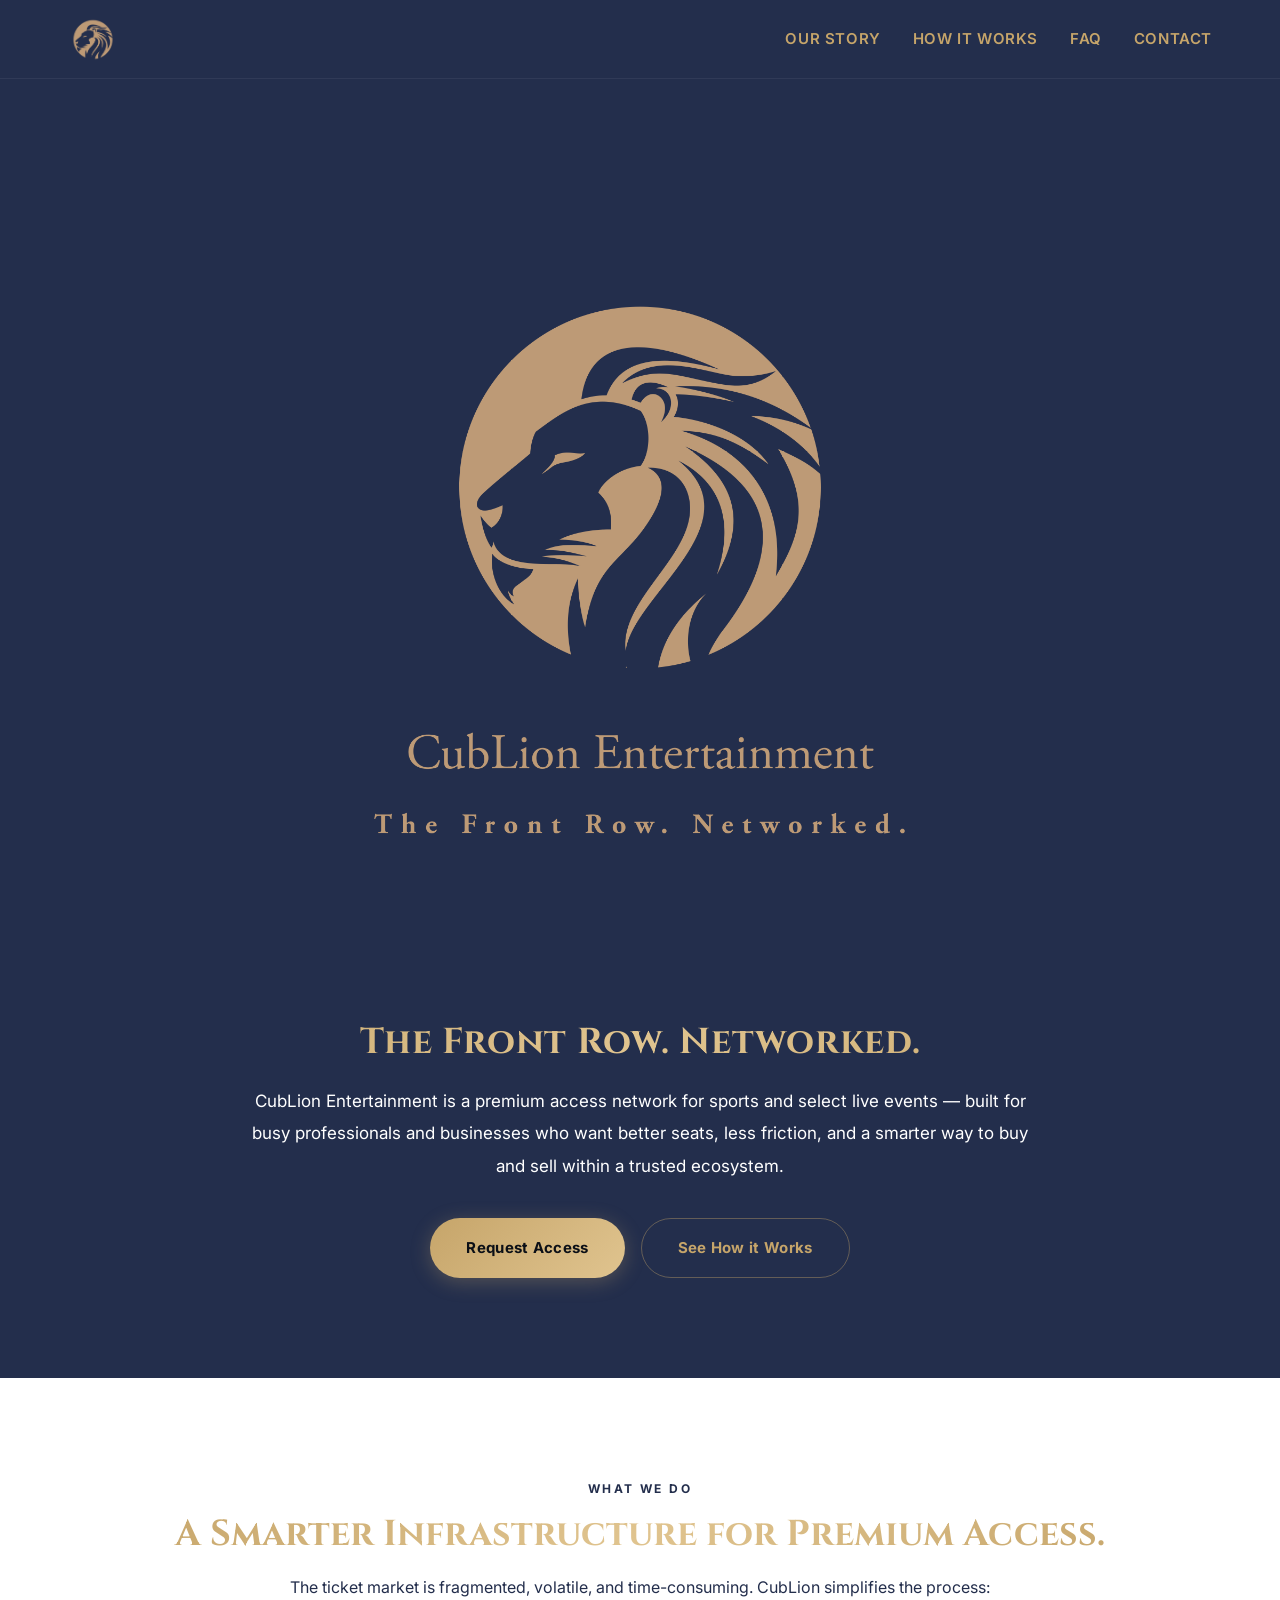
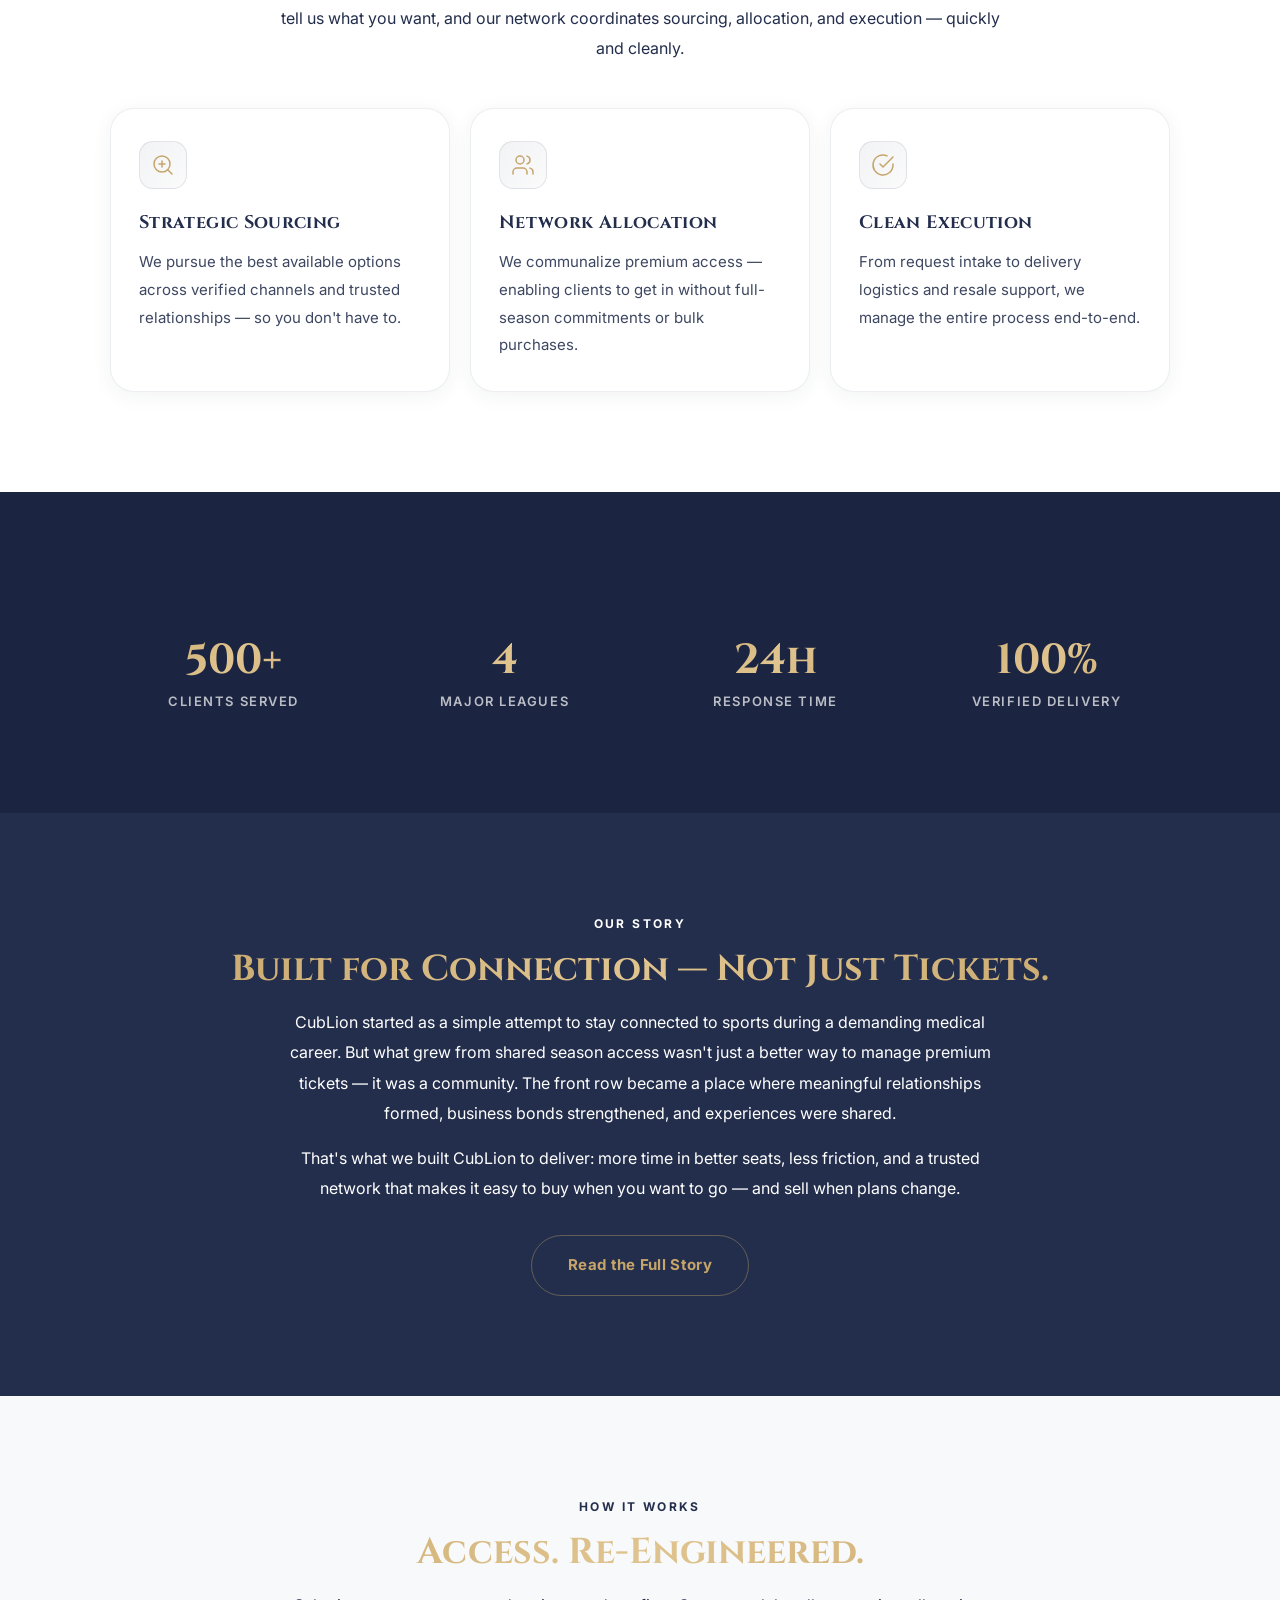
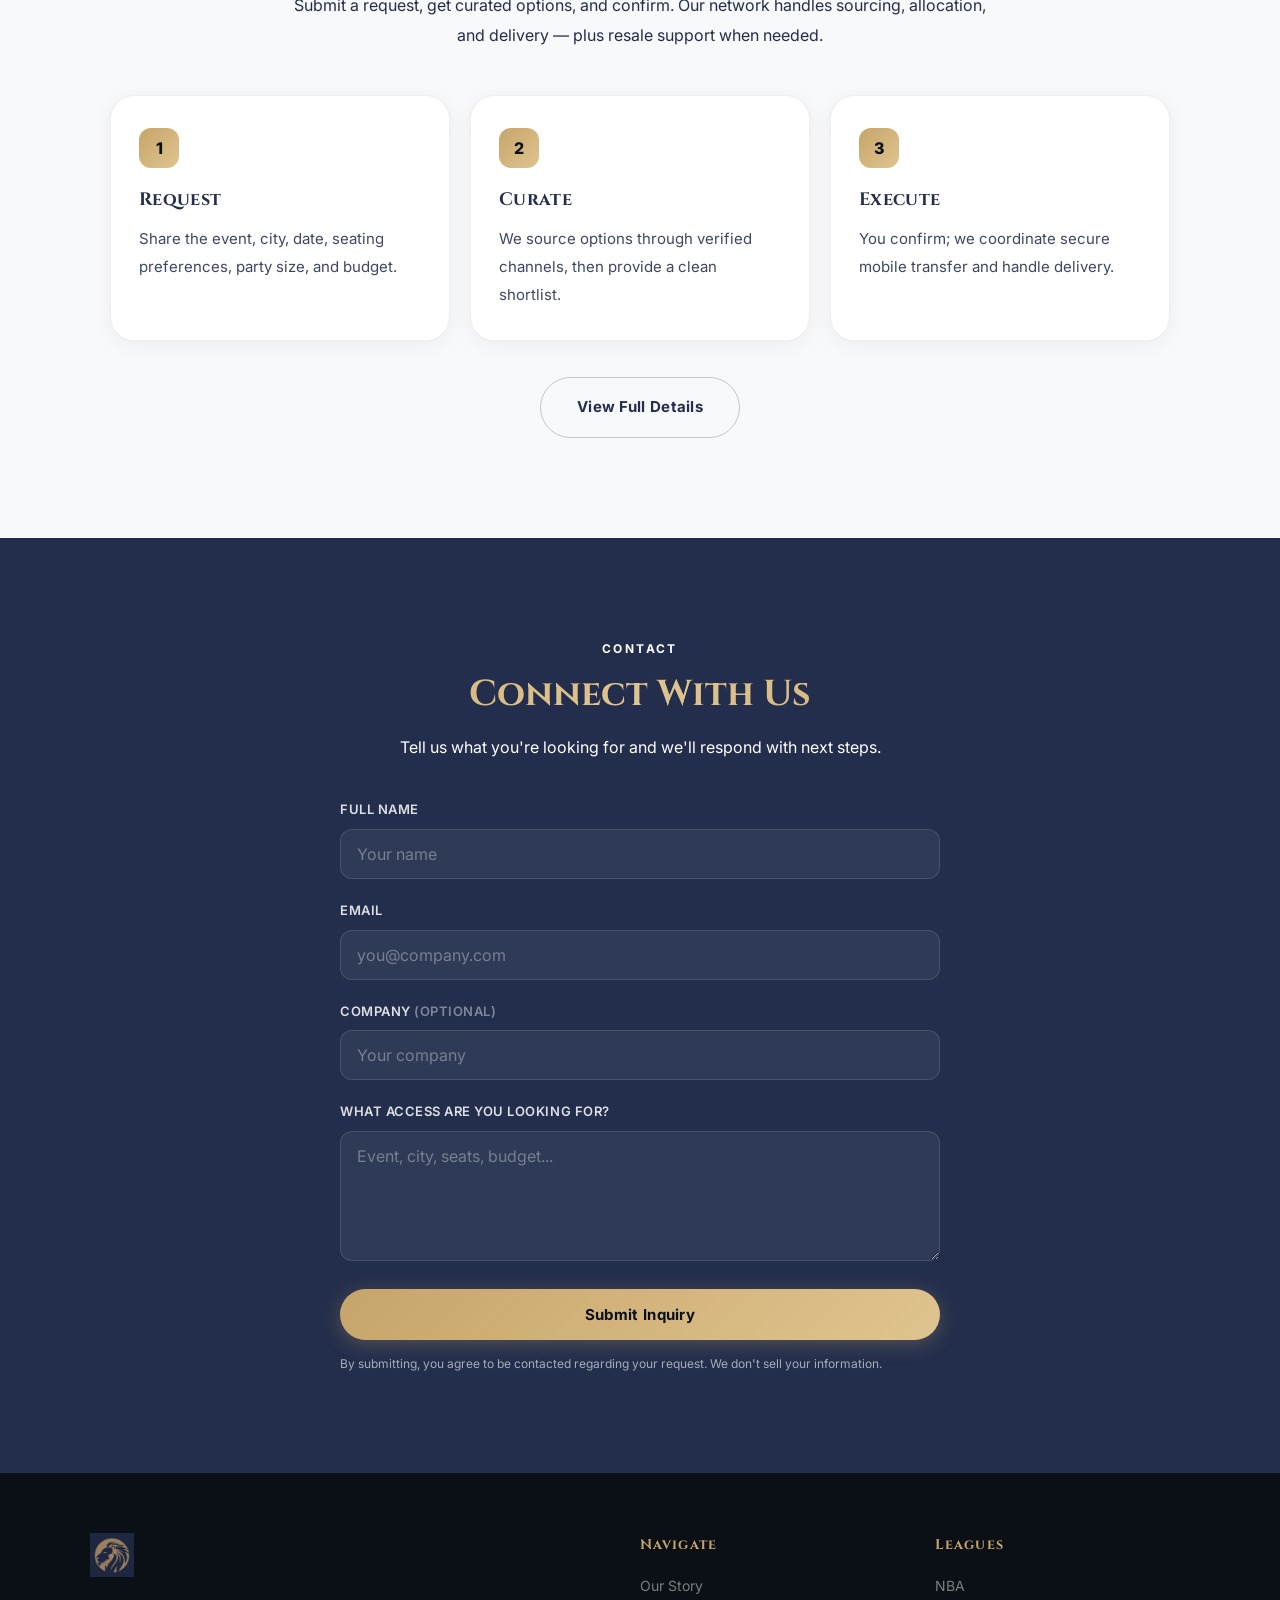
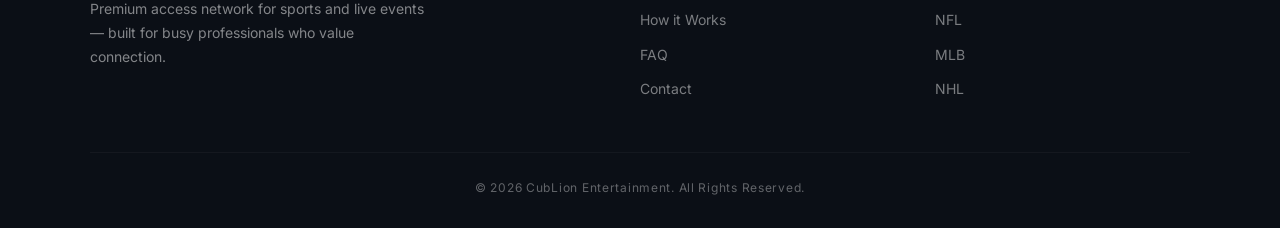
<file: index.html>
<!DOCTYPE html>
<html lang="en">
<head>
<meta charset="UTF-8" />
<meta name="viewport" content="width=device-width, initial-scale=1.0" />
<title>CubLion Entertainment — Premium Access Network for Sports &amp; Live Events</title>
<meta name="description" content="CubLion Entertainment is a premium access network for sports and live events, built for busy professionals. Better seats, less friction, trusted ecosystem.">
<meta property="og:title" content="CubLion Entertainment — The Front Row. Networked.">
<meta property="og:description" content="Premium access network for sports and live events. Better seats, less friction, trusted ecosystem.">
<meta property="og:type" content="website">
<meta property="og:url" content="https://cublionlive.com">
<meta name="twitter:card" content="summary_large_image">

<link rel="preconnect" href="https://fonts.googleapis.com">
<link rel="preconnect" href="https://fonts.gstatic.com" crossorigin>
<link href="https://fonts.googleapis.com/css2?family=Cinzel:wght@400;600;700&family=Inter:wght@300;400;600;700&display=swap" rel="stylesheet">
<link rel="stylesheet" href="styles.css">
</head>

<body>

<a href="#main" class="skip-nav">Skip to content</a>

<!-- NAV -->
<nav>
  <div class="nav-backdrop">
    <div class="nav-inner">
      <a href="index.html" aria-label="CubLion Home">
        <img src="lion.png" class="nav-insignia" alt="CubLion">
      </a>

      <div class="nav-links" role="navigation" aria-label="Main navigation">
        <a href="our-story.html">Our Story</a>
        <a href="how-it-works.html">How it Works</a>
        <a href="faq.html">FAQ</a>
        <a href="contact.html">Contact</a>
      </div>

      <button class="hamburger" aria-label="Toggle menu" aria-expanded="false">
        <span></span><span></span><span></span>
      </button>
    </div>
  </div>
</nav>

<div class="mobile-nav" role="navigation" aria-label="Mobile navigation">
  <button class="mobile-nav-close" type="button" aria-label="Close menu">&times;</button>
  <a href="our-story.html">Our Story</a>
  <a href="how-it-works.html">How it Works</a>
  <a href="faq.html">FAQ</a>
  <a href="contact.html">Contact</a>
</div>

<!-- HERO -->
<header class="hero" id="main">
  <img src="logo.png" class="hero-logo" alt="CubLion Entertainment">
  <h1 class="gold">The Front Row. Networked.</h1>
  <p class="subhead">
    CubLion Entertainment is a premium access network for sports and select live events — built for busy professionals and businesses
    who want better seats, less friction, and a smarter way to buy and sell within a trusted ecosystem.
  </p>
  <div class="cta-row">
    <a href="contact.html" class="btn btn-primary">Request Access</a>
    <a href="how-it-works.html" class="btn btn-ghost">See How it Works</a>
  </div>
</header>

<!-- WHAT WE DO -->
<section class="section section--white">
  <div class="container">
    <div class="kicker reveal">What we do</div>
    <h2 class="gold reveal">A Smarter Infrastructure for Premium Access.</h2>
    <p class="section-desc reveal">
      The ticket market is fragmented, volatile, and time-consuming. CubLion simplifies the process: tell us what you want,
      and our network coordinates sourcing, allocation, and execution — quickly and cleanly.
    </p>

    <div class="grid grid-3">
      <div class="card reveal reveal-delay-1">
        <div class="card-icon">
          <svg width="24" height="24" viewBox="0 0 24 24" fill="none" stroke="currentColor" stroke-width="1.5" stroke-linecap="round" stroke-linejoin="round" style="color:var(--gold)"><circle cx="11" cy="11" r="8"/><path d="m21 21-4.3-4.3"/><path d="M11 8v6"/><path d="M8 11h6"/></svg>
        </div>
        <h3>Strategic Sourcing</h3>
        <p>We pursue the best available options across verified channels and trusted relationships — so you don't have to.</p>
      </div>
      <div class="card reveal reveal-delay-2">
        <div class="card-icon">
          <svg width="24" height="24" viewBox="0 0 24 24" fill="none" stroke="currentColor" stroke-width="1.5" stroke-linecap="round" stroke-linejoin="round" style="color:var(--gold)"><path d="M16 21v-2a4 4 0 0 0-4-4H6a4 4 0 0 0-4 4v2"/><circle cx="9" cy="7" r="4"/><path d="M22 21v-2a4 4 0 0 0-3-3.87"/><path d="M16 3.13a4 4 0 0 1 0 7.75"/></svg>
        </div>
        <h3>Network Allocation</h3>
        <p>We communalize premium access — enabling clients to get in without full-season commitments or bulk purchases.</p>
      </div>
      <div class="card reveal reveal-delay-3">
        <div class="card-icon">
          <svg width="24" height="24" viewBox="0 0 24 24" fill="none" stroke="currentColor" stroke-width="1.5" stroke-linecap="round" stroke-linejoin="round" style="color:var(--gold)"><path d="M22 11.08V12a10 10 0 1 1-5.93-9.14"/><polyline points="22 4 12 14.01 9 11.01"/></svg>
        </div>
        <h3>Clean Execution</h3>
        <p>From request intake to delivery logistics and resale support, we manage the entire process end-to-end.</p>
      </div>
    </div>
  </div>
</section>

<!-- STATS -->
<section class="section section--darker">
  <div class="container">
    <div class="stats-row">
      <div class="stat reveal">
        <div class="stat-number gold">500+</div>
        <div class="stat-label">Clients Served</div>
      </div>
      <div class="stat reveal reveal-delay-1">
        <div class="stat-number gold">4</div>
        <div class="stat-label">Major Leagues</div>
      </div>
      <div class="stat reveal reveal-delay-2">
        <div class="stat-number gold">24h</div>
        <div class="stat-label">Response Time</div>
      </div>
      <div class="stat reveal reveal-delay-3">
        <div class="stat-number gold">100%</div>
        <div class="stat-label">Verified Delivery</div>
      </div>
    </div>
  </div>
</section>

<!-- OUR STORY PREVIEW -->
<section class="section section--dark">
  <div class="container">
    <div class="kicker reveal">Our story</div>
    <h2 class="gold reveal">Built for Connection — Not Just Tickets.</h2>
    <p class="section-desc reveal">
      CubLion started as a simple attempt to stay connected to sports during a demanding medical career.
      But what grew from shared season access wasn't just a better way to manage premium tickets — it was a community.
      The front row became a place where meaningful relationships formed, business bonds strengthened, and experiences were shared.
    </p>
    <p class="section-desc reveal" style="margin-top:14px;">
      That's what we built CubLion to deliver: more time in better seats, less friction, and a trusted network that makes it easy to buy
      when you want to go — and sell when plans change.
    </p>
    <div class="reveal" style="margin-top:32px;">
      <a class="btn btn-ghost" href="our-story.html">Read the Full Story</a>
    </div>
  </div>
</section>

<!-- HOW IT WORKS PREVIEW -->
<section class="section section--gray">
  <div class="container">
    <div class="kicker reveal">How it works</div>
    <h2 class="gold reveal">Access. Re-Engineered.</h2>
    <p class="section-desc reveal">
      Submit a request, get curated options, and confirm. Our network handles sourcing, allocation, and delivery — plus resale support when needed.
    </p>

    <div class="grid grid-3">
      <div class="card reveal reveal-delay-1">
        <div class="step-num">1</div>
        <h3>Request</h3>
        <p>Share the event, city, date, seating preferences, party size, and budget.</p>
      </div>
      <div class="card reveal reveal-delay-2">
        <div class="step-num">2</div>
        <h3>Curate</h3>
        <p>We source options through verified channels, then provide a clean shortlist.</p>
      </div>
      <div class="card reveal reveal-delay-3">
        <div class="step-num">3</div>
        <h3>Execute</h3>
        <p>You confirm; we coordinate secure mobile transfer and handle delivery.</p>
      </div>
    </div>

    <div class="reveal" style="margin-top:36px;">
      <a class="btn btn-ghost" href="how-it-works.html" style="color:var(--navy); border-color:rgba(35,46,76,0.25);">View Full Details</a>
    </div>
  </div>
</section>

<!-- CONTACT PREVIEW -->
<section class="section section--dark">
  <div class="container">
    <div class="kicker reveal">Contact</div>
    <h2 class="gold reveal">Connect With Us</h2>
    <p class="section-desc reveal">Tell us what you're looking for and we'll respond with next steps.</p>

    <form class="form-wrap reveal" action="https://formspree.io/f/mreadqad" method="POST">
      <div class="form-group">
        <label for="name">Full name</label>
        <input class="field" id="name" name="name" type="text" placeholder="Your name" required />
      </div>
      <div class="form-group">
        <label for="email">Email</label>
        <input class="field" id="email" name="email" type="email" placeholder="you@company.com" required />
      </div>
      <div class="form-group">
        <label for="company">Company <span style="opacity:0.5">(optional)</span></label>
        <input class="field" id="company" name="company" type="text" placeholder="Your company" />
      </div>
      <div class="form-group">
        <label for="message">What access are you looking for?</label>
        <textarea class="field" id="message" name="message" rows="5" placeholder="Event, city, seats, budget..." required></textarea>
      </div>
      <button class="btn btn-primary" type="submit" style="width:100%; justify-content:center;">Submit Inquiry</button>
      <div class="form-note">By submitting, you agree to be contacted regarding your request. We don't sell your information.</div>
    </form>
  </div>
</section>

<!-- FOOTER -->
<footer>
  <div class="footer-inner">
    <div class="footer-brand">
      <img src="lion.png" class="footer-lion" alt="CubLion">
      <p>Premium access network for sports and live events — built for busy professionals who value connection.</p>
    </div>
    <div class="footer-col">
      <h4>Navigate</h4>
      <a href="our-story.html">Our Story</a>
      <a href="how-it-works.html">How it Works</a>
      <a href="faq.html">FAQ</a>
      <a href="contact.html">Contact</a>
    </div>
    <div class="footer-col">
      <h4>Leagues</h4>
      <a href="contact.html">NBA</a>
      <a href="contact.html">NFL</a>
      <a href="contact.html">MLB</a>
      <a href="contact.html">NHL</a>
    </div>
  </div>
  <div class="footer-bottom">
    &copy; 2026 CubLion Entertainment. All Rights Reserved.
  </div>
</footer>

<script>
// Hamburger menu
const hamburger = document.querySelector('.hamburger');
const mobileNav = document.querySelector('.mobile-nav');
const mobileNavClose = document.querySelector('.mobile-nav-close');

function openMobileNav() {
  hamburger.classList.add('open');
  mobileNav.classList.add('open');
  hamburger.setAttribute('aria-expanded', 'true');
  document.body.style.overflow = 'hidden';
}

function closeMobileNav() {
  hamburger.classList.remove('open');
  mobileNav.classList.remove('open');
  hamburger.setAttribute('aria-expanded', 'false');
  document.body.style.overflow = '';
}

hamburger.addEventListener('click', () => {
  if (mobileNav.classList.contains('open')) {
    closeMobileNav();
    return;
  }
  openMobileNav();
});

mobileNavClose.addEventListener('click', closeMobileNav);
mobileNav.querySelectorAll('a').forEach(link => {
  link.addEventListener('click', closeMobileNav);
});
document.addEventListener('keydown', (event) => {
  if (event.key === 'Escape' && mobileNav.classList.contains('open')) {
    closeMobileNav();
  }
});

// Nav scroll effect
const nav = document.querySelector('nav');
window.addEventListener('scroll', () => {
  nav.classList.toggle('scrolled', window.scrollY > 40);
}, { passive: true });

// Scroll-triggered reveal animations
const reveals = document.querySelectorAll('.reveal');
const observer = new IntersectionObserver((entries) => {
  entries.forEach(entry => {
    if (entry.isIntersecting) {
      entry.target.classList.add('visible');
      observer.unobserve(entry.target);
    }
  });
}, { threshold: 0.15, rootMargin: '0px 0px -40px 0px' });

reveals.forEach(el => observer.observe(el));
</script>

</body>
</html>
</file>
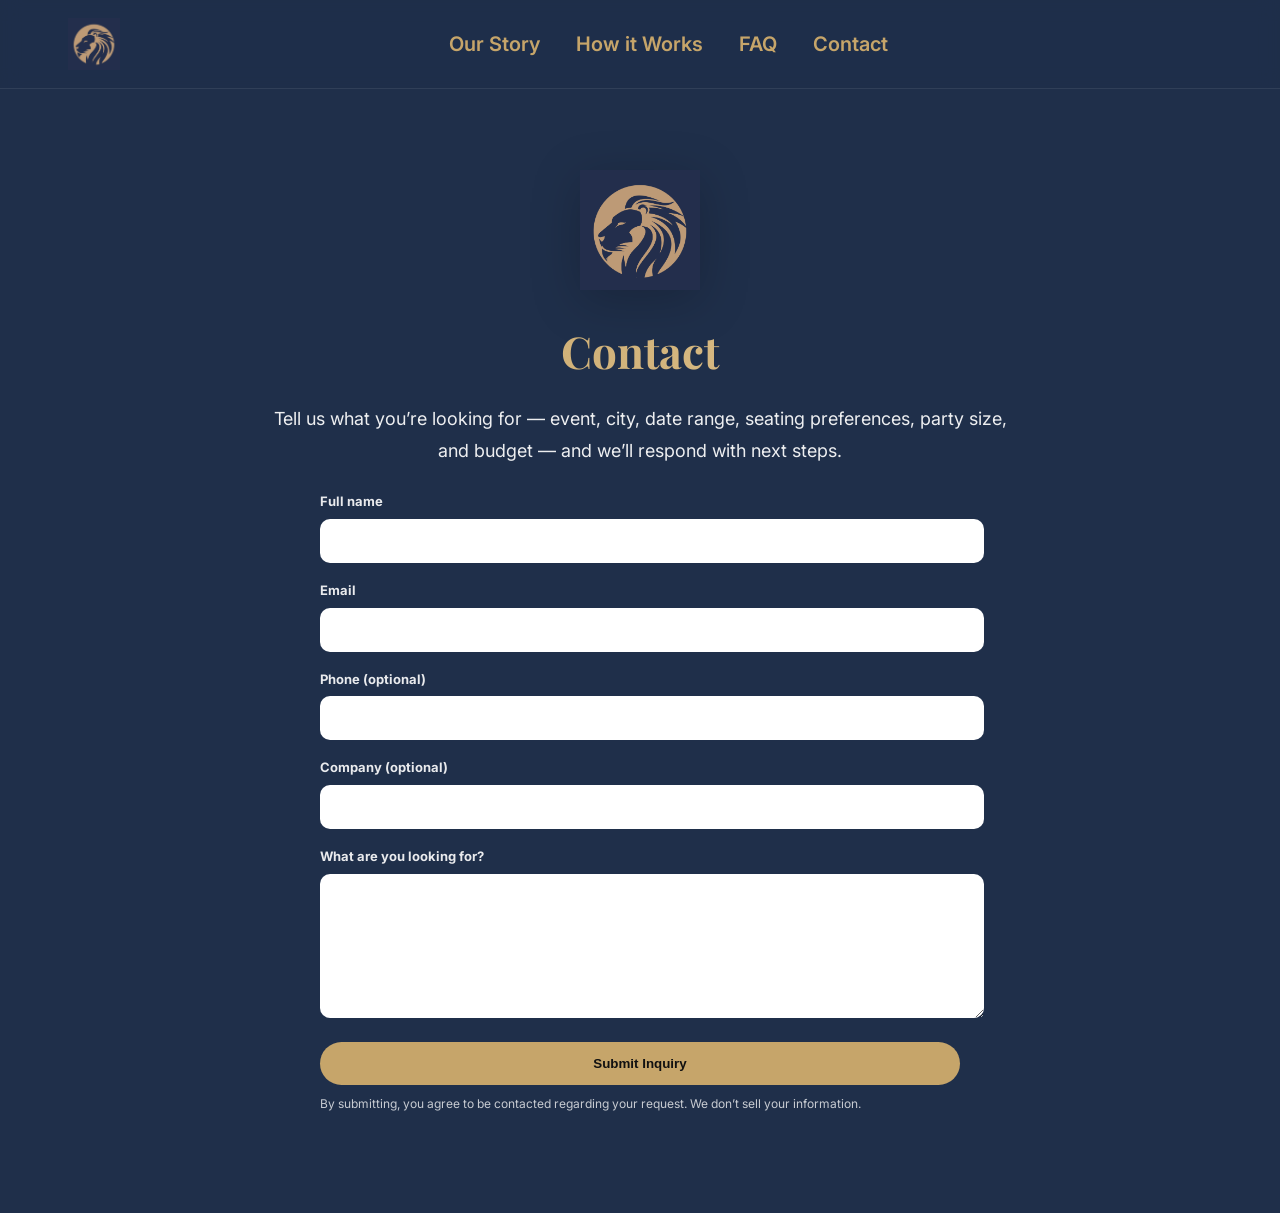
<file: Contact.html>
<!DOCTYPE html>
<html lang="en">
<head>
<meta charset="UTF-8" />
<meta name="viewport" content="width=device-width, initial-scale=1.0" />
<title>Contact | CubLion Entertainment</title>

<link href="https://fonts.googleapis.com/css2?family=Playfair+Display:wght@600;700&family=Inter:wght@300;400;600&display=swap" rel="stylesheet">

<style>
:root{
  --navy:#1F2F4A;
  --gold:#C6A56A;
  --black:#0B0F16;
  --white:#FFFFFF;
}
body{
  margin:0;
  font-family:'Inter', sans-serif;
  background: var(--navy);
  color: var(--white);
  line-height: 1.75;
}

/* NAV */
nav{
  position: fixed;
  top: 0;
  left: 0;
  width: 100%;
  background: rgba(31,47,74,0.95);
  backdrop-filter: blur(10px);
  border-bottom: 1px solid rgba(255,255,255,0.08);
  z-index: 1000;
  padding: 18px 28px;
}
.nav-inner{
  max-width: 1200px;
  margin: 0 auto;
  display: grid;
  grid-template-columns: 72px 1fr 72px;
  align-items: center;
}
.nav-insignia{
  height: 52px;
  width: auto;
  display:block;
  transition: transform .2s ease;
}
.nav-insignia:hover{ transform: scale(1.05); }

.nav-links{
  justify-self: center;
  display: flex;
  gap: 36px;
  align-items: center;
}
.nav-links a{
  color: var(--gold);
  text-decoration: none;
  font-weight: 600;
  font-size: 20px;
  transition: opacity .15s ease;
}
.nav-links a:hover{ opacity:.85; }

/* PAGE */
.container{
  max-width: 820px;
  margin: 0 auto;
  padding: 160px 20px 100px;
  text-align: center;
}
.center-lion{
  height: 120px;
  width: auto;
  margin: 10px auto 22px;
  display:block;
  filter: drop-shadow(0 10px 24px rgba(0,0,0,.20));
}
.gold{
  background: linear-gradient(90deg,#C6A56A,#E0C48F);
  -webkit-background-clip:text;
  -webkit-text-fill-color:transparent;
}
h1{
  font-family:'Playfair Display', serif;
  font-size: 44px;
  margin: 0 0 14px 0;
}
.lede{
  max-width: 760px;
  margin: 0 auto 24px;
  font-size: 18px;
  opacity: .92;
}

/* FORM */
.form-wrap{
  max-width: 640px;
  margin: 20px auto 0;
  text-align: left;
}
label{
  display:block;
  font-weight: 700;
  font-size: 13px;
  opacity: .9;
  margin-bottom: 6px;
}
.field{
  width:100%;
  padding: 12px;
  margin-bottom: 16px;
  border-radius: 10px;
  border:none;
  outline:none;
}
.field, textarea{
  font-family:'Inter', sans-serif;
  font-size: 16px;
}
button{
  width:100%;
  padding: 14px 26px;
  border-radius: 999px;
  background: var(--gold);
  border:none;
  font-weight: 900;
  cursor:pointer;
  color:#111;
}
button:hover{ opacity:.92; }

.small-note{
  font-size: 12px;
  opacity: .75;
  margin-top: 10px;
  line-height: 1.5;
}

@media (max-width: 900px){
  .nav-links{ display:none; }
}
</style>
</head>

<body>

<nav>
  <div class="nav-inner">
    <a href="index.html" aria-label="Home">
      <img src="lion.png" class="nav-insignia" alt="CubLion Home">
    </a>

    <div class="nav-links">
      <a href="our-story.html">Our Story</a>
      <a href="how-it-works.html">How it Works</a>
      <a href="faq.html">FAQ</a>
      <a href="contact.html">Contact</a>
    </div>

    <div></div>
  </div>
</nav>

<div class="container">
  <img src="lion.png" class="center-lion" alt="CubLion">

  <h1 class="gold">Contact</h1>
  <p class="lede">
    Tell us what you’re looking for — event, city, date range, seating preferences, party size, and budget — and we’ll respond with next steps.
  </p>

  <form class="form-wrap" action="https://formspree.io/f/mreadqad" method="POST">
    <label for="name">Full name</label>
    <input class="field" id="name" name="name" type="text" required />

    <label for="email">Email</label>
    <input class="field" id="email" name="email" type="email" required />

    <label for="phone">Phone (optional)</label>
    <input class="field" id="phone" name="phone" type="text" />

    <label for="company">Company (optional)</label>
    <input class="field" id="company" name="company" type="text" />

    <label for="message">What are you looking for?</label>
    <textarea class="field" id="message" name="message" rows="6" required></textarea>

    <button type="submit">Submit Inquiry</button>

    <div class="small-note">
      By submitting, you agree to be contacted regarding your request. We don’t sell your information.
    </div>
  </form>
</div>

</body>
</html>
</file>
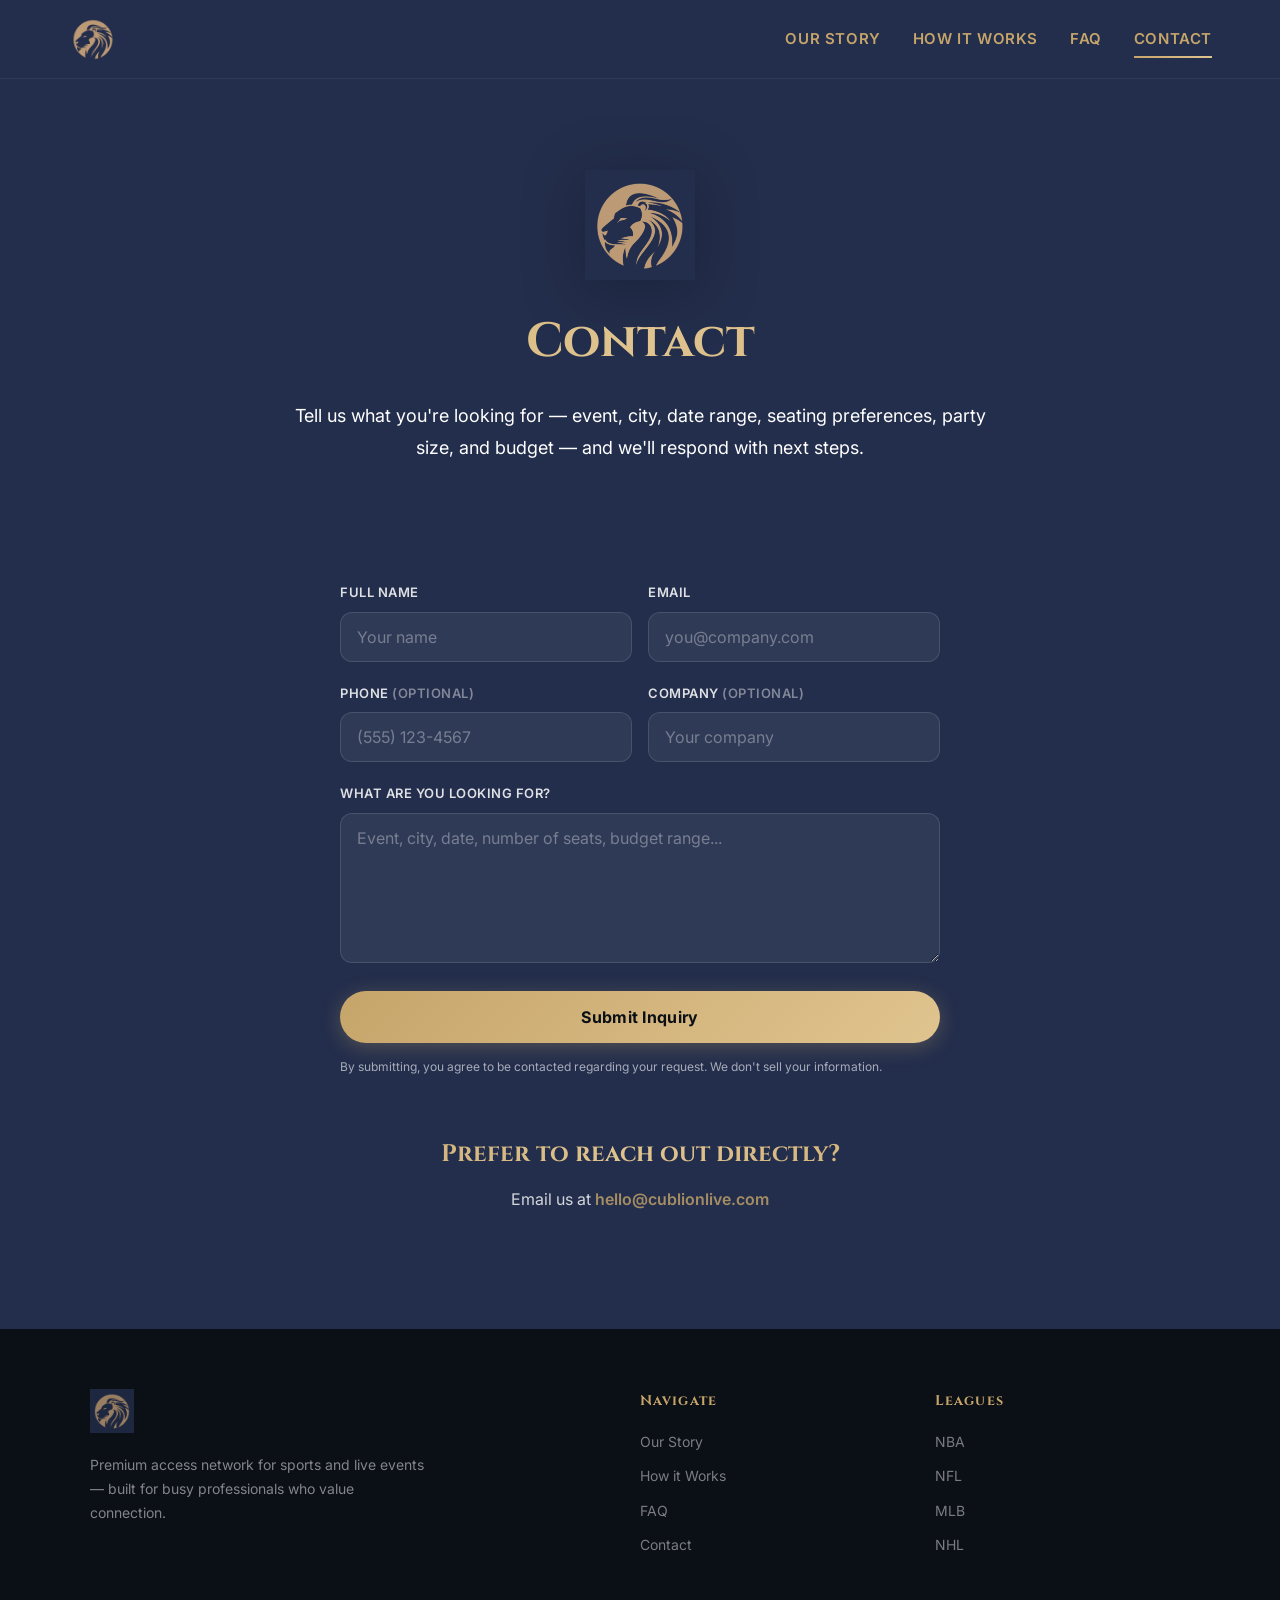
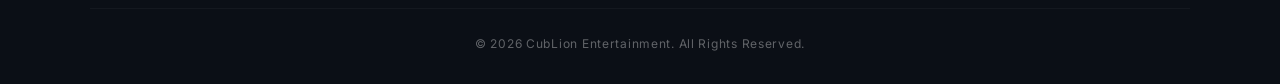
<file: contact.html>
<!DOCTYPE html>
<html lang="en">
<head>
<meta charset="UTF-8" />
<meta name="viewport" content="width=device-width, initial-scale=1.0" />
<title>Contact | CubLion Entertainment</title>
<meta name="description" content="Get in touch with CubLion Entertainment. Tell us what event access you're looking for and we'll respond with next steps.">
<meta property="og:title" content="Contact — CubLion Entertainment">
<meta property="og:description" content="Tell us what you're looking for — event, city, seats, budget — and we'll respond with next steps.">
<meta property="og:type" content="website">
<meta property="og:url" content="https://cublionlive.com/contact.html">

<link rel="preconnect" href="https://fonts.googleapis.com">
<link rel="preconnect" href="https://fonts.gstatic.com" crossorigin>
<link href="https://fonts.googleapis.com/css2?family=Cinzel:wght@400;600;700&family=Inter:wght@300;400;600;700&display=swap" rel="stylesheet">
<link rel="stylesheet" href="styles.css">
</head>

<body>

<a href="#main" class="skip-nav">Skip to content</a>

<nav>
  <div class="nav-backdrop">
    <div class="nav-inner">
      <a href="index.html" aria-label="CubLion Home">
        <img src="lion.png" class="nav-insignia" alt="CubLion">
      </a>
      <div class="nav-links" role="navigation" aria-label="Main navigation">
        <a href="our-story.html">Our Story</a>
        <a href="how-it-works.html">How it Works</a>
        <a href="faq.html">FAQ</a>
        <a href="contact.html" class="active">Contact</a>
      </div>
      <button class="hamburger" aria-label="Toggle menu" aria-expanded="false">
        <span></span><span></span><span></span>
      </button>
    </div>
  </div>
</nav>

<div class="mobile-nav" role="navigation" aria-label="Mobile navigation">
  <button class="mobile-nav-close" type="button" aria-label="Close menu">&times;</button>
  <a href="our-story.html">Our Story</a>
  <a href="how-it-works.html">How it Works</a>
  <a href="faq.html">FAQ</a>
  <a href="contact.html">Contact</a>
</div>

<!-- PAGE HERO -->
<header class="page-hero" id="main">
  <img src="lion.png" class="center-lion" alt="CubLion">
  <h1 class="gold">Contact</h1>
  <p class="lede">
    Tell us what you're looking for — event, city, date range, seating preferences, party size, and budget — and we'll respond with next steps.
  </p>
</header>

<!-- FORM SECTION -->
<section class="section section--dark" style="padding-top: 20px;">
  <div class="container--narrow">

    <form class="form-wrap reveal" action="https://formspree.io/f/mreadqad" method="POST">

      <div style="display:grid; grid-template-columns:1fr 1fr; gap:16px;">
        <div class="form-group">
          <label for="name">Full name</label>
          <input class="field" id="name" name="name" type="text" placeholder="Your name" required />
        </div>
        <div class="form-group">
          <label for="email">Email</label>
          <input class="field" id="email" name="email" type="email" placeholder="you@company.com" required />
        </div>
      </div>

      <div style="display:grid; grid-template-columns:1fr 1fr; gap:16px;">
        <div class="form-group">
          <label for="phone">Phone <span style="opacity:0.5">(optional)</span></label>
          <input class="field" id="phone" name="phone" type="tel" placeholder="(555) 123-4567" />
        </div>
        <div class="form-group">
          <label for="company">Company <span style="opacity:0.5">(optional)</span></label>
          <input class="field" id="company" name="company" type="text" placeholder="Your company" />
        </div>
      </div>

      <div class="form-group">
        <label for="message">What are you looking for?</label>
        <textarea class="field" id="message" name="message" rows="6" placeholder="Event, city, date, number of seats, budget range..." required></textarea>
      </div>

      <button class="btn btn-primary" type="submit" style="width:100%; justify-content:center; font-size:16px;">Submit Inquiry</button>

      <div class="form-note">By submitting, you agree to be contacted regarding your request. We don't sell your information.</div>

    </form>

    <!-- ALTERNATIVE CONTACT -->
    <div style="text-align:center; margin-top:64px;" class="reveal">
      <h2 class="gold" style="font-family:'Cinzel',serif; font-size:24px; margin-bottom:12px;">Prefer to reach out directly?</h2>
      <p style="opacity:0.8; font-size:16px;">
        Email us at <a href="mailto:hello@cublionlive.com" style="color:var(--gold); font-weight:600;">hello@cublionlive.com</a>
      </p>
    </div>

  </div>
</section>

<footer>
  <div class="footer-inner">
    <div class="footer-brand">
      <img src="lion.png" class="footer-lion" alt="CubLion">
      <p>Premium access network for sports and live events — built for busy professionals who value connection.</p>
    </div>
    <div class="footer-col">
      <h4>Navigate</h4>
      <a href="our-story.html">Our Story</a>
      <a href="how-it-works.html">How it Works</a>
      <a href="faq.html">FAQ</a>
      <a href="contact.html">Contact</a>
    </div>
    <div class="footer-col">
      <h4>Leagues</h4>
      <a href="contact.html">NBA</a>
      <a href="contact.html">NFL</a>
      <a href="contact.html">MLB</a>
      <a href="contact.html">NHL</a>
    </div>
  </div>
  <div class="footer-bottom">&copy; 2026 CubLion Entertainment. All Rights Reserved.</div>
</footer>

<script>
const hamburger = document.querySelector('.hamburger');
const mobileNav = document.querySelector('.mobile-nav');
const mobileNavClose = document.querySelector('.mobile-nav-close');
function openMobileNav() {
  hamburger.classList.add('open');
  mobileNav.classList.add('open');
  hamburger.setAttribute('aria-expanded', 'true');
  document.body.style.overflow = 'hidden';
}
function closeMobileNav() {
  hamburger.classList.remove('open');
  mobileNav.classList.remove('open');
  hamburger.setAttribute('aria-expanded', 'false');
  document.body.style.overflow = '';
}
hamburger.addEventListener('click', () => {
  if (mobileNav.classList.contains('open')) {
    closeMobileNav();
    return;
  }
  openMobileNav();
});
mobileNavClose.addEventListener('click', closeMobileNav);
mobileNav.querySelectorAll('a').forEach(link => {
  link.addEventListener('click', closeMobileNav);
});
document.addEventListener('keydown', (event) => {
  if (event.key === 'Escape' && mobileNav.classList.contains('open')) {
    closeMobileNav();
  }
});

const nav = document.querySelector('nav');
window.addEventListener('scroll', () => {
  nav.classList.toggle('scrolled', window.scrollY > 40);
}, { passive: true });

const reveals = document.querySelectorAll('.reveal');
const observer = new IntersectionObserver((entries) => {
  entries.forEach(entry => {
    if (entry.isIntersecting) {
      entry.target.classList.add('visible');
      observer.unobserve(entry.target);
    }
  });
}, { threshold: 0.15, rootMargin: '0px 0px -40px 0px' });
reveals.forEach(el => observer.observe(el));

// Two-column to single-column on mobile
const style = document.createElement('style');
style.textContent = `@media(max-width:600px){[style*="grid-template-columns:1fr 1fr"]{grid-template-columns:1fr !important;}}`;
document.head.appendChild(style);
</script>

</body>
</html>
</file>
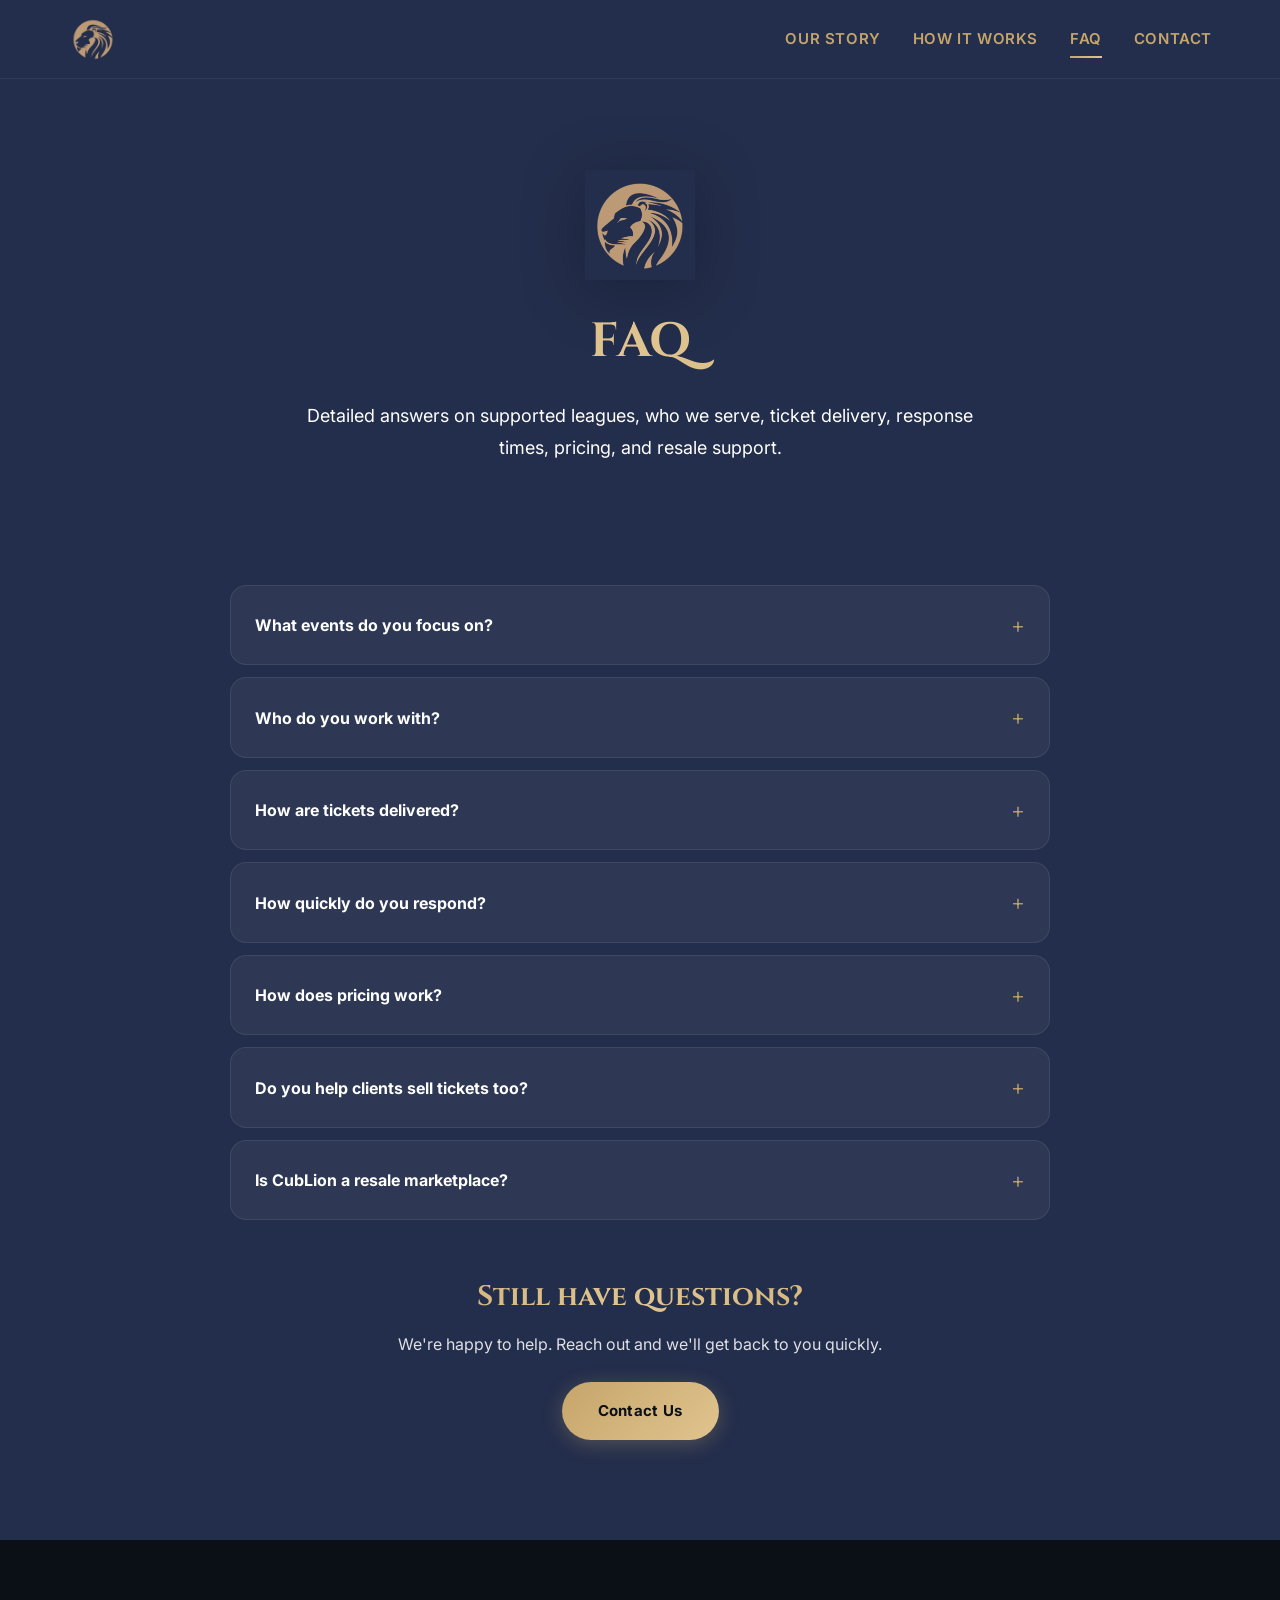
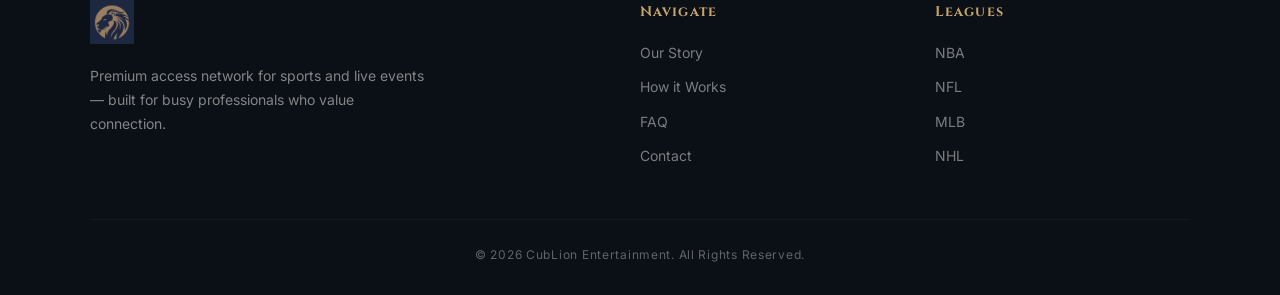
<file: faq.html>
<!DOCTYPE html>
<html lang="en">
<head>
<meta charset="UTF-8" />
<meta name="viewport" content="width=device-width, initial-scale=1.0" />
<title>FAQ | CubLion Entertainment</title>
<meta name="description" content="Frequently asked questions about CubLion Entertainment — events, pricing, delivery, resale support, and more.">
<meta property="og:title" content="FAQ — CubLion Entertainment">
<meta property="og:description" content="Answers on supported leagues, pricing, ticket delivery, response times, and resale support.">
<meta property="og:type" content="website">
<meta property="og:url" content="https://cublionlive.com/faq.html">

<link rel="preconnect" href="https://fonts.googleapis.com">
<link rel="preconnect" href="https://fonts.gstatic.com" crossorigin>
<link href="https://fonts.googleapis.com/css2?family=Cinzel:wght@400;600;700&family=Inter:wght@300;400;600;700&display=swap" rel="stylesheet">
<link rel="stylesheet" href="styles.css">
</head>

<body>

<a href="#main" class="skip-nav">Skip to content</a>

<nav>
  <div class="nav-backdrop">
    <div class="nav-inner">
      <a href="index.html" aria-label="CubLion Home">
        <img src="lion.png" class="nav-insignia" alt="CubLion">
      </a>
      <div class="nav-links" role="navigation" aria-label="Main navigation">
        <a href="our-story.html">Our Story</a>
        <a href="how-it-works.html">How it Works</a>
        <a href="faq.html" class="active">FAQ</a>
        <a href="contact.html">Contact</a>
      </div>
      <button class="hamburger" aria-label="Toggle menu" aria-expanded="false">
        <span></span><span></span><span></span>
      </button>
    </div>
  </div>
</nav>

<div class="mobile-nav" role="navigation" aria-label="Mobile navigation">
  <button class="mobile-nav-close" type="button" aria-label="Close menu">&times;</button>
  <a href="our-story.html">Our Story</a>
  <a href="how-it-works.html">How it Works</a>
  <a href="faq.html">FAQ</a>
  <a href="contact.html">Contact</a>
</div>

<!-- PAGE HERO -->
<header class="page-hero" id="main">
  <img src="lion.png" class="center-lion" alt="CubLion">
  <h1 class="gold">FAQ</h1>
  <p class="lede">
    Detailed answers on supported leagues, who we serve, ticket delivery, response times, pricing, and resale support.
  </p>
</header>

<!-- FAQ SECTION -->
<section class="section section--dark" style="padding-top: 20px;">
  <div class="container--narrow">
    <div class="faq-list">

      <details class="reveal">
        <summary>What events do you focus on?</summary>
        <p>
          We focus primarily on major American sports — NBA, NFL, MLB, and NHL. We are constantly expanding our network into concerts,
          MLS, and other live events. If you have questions about a specific event, venue, or city, please reach out via the
          <a href="contact.html" style="color:var(--gold); font-weight:600;">Contact page</a>.
        </p>
      </details>

      <details class="reveal">
        <summary>Who do you work with?</summary>
        <p>
          We serve a wide range of clients — from small and mid-sized businesses to high-net-worth individuals, family offices, and private groups.
          We also work with individuals looking for a single game solution. No customer is "too small" — party size and budgets vary,
          and we'll work with you regardless of the request when possible.
        </p>
      </details>

      <details class="reveal">
        <summary>How are tickets delivered?</summary>
        <p>
          Tickets are typically delivered directly to your email or phone number via secure mobile transfer.
          Most sporting events are hosted through major ticketing platforms (often Ticketmaster or SeatGeek depending on the venue).
          Provide your most accurate account/contact information and we'll handle delivery coordination.
        </p>
      </details>

      <details class="reveal">
        <summary>How quickly do you respond?</summary>
        <p>
          We prioritize fast response times. We aim to respond within 24 hours, and many requests are handled sooner depending on timing,
          complexity, and availability.
        </p>
      </details>

      <details class="reveal">
        <summary>How does pricing work?</summary>
        <p>
          Pricing is customizable and depends on the event, timing, and seating tier. In many instances, we're able to secure tickets at
          full-season level prices (i.e., face value) or less. This is driven by our ability to leverage long-standing relationships and
          network access across major leagues, and by coordinating inventory efficiently. When we present options, we include clear tradeoffs
          so you can choose quickly with confidence.
        </p>
      </details>

      <details class="reveal">
        <summary>Do you help clients sell tickets too?</summary>
        <p>
          Yes. CubLion supports both sides of the marketplace: acquiring tickets and helping clients offload tickets when plans change.
          Resale support can include coordinating buyer interest within networks and using appropriate external channels when necessary.
        </p>
      </details>

      <details class="reveal">
        <summary>Is CubLion a resale marketplace?</summary>
        <p>
          CubLion functions as a marketplace and execution platform — helping clients acquire premium access and coordinate selling when needed.
          We're not a "browse-and-click" public exchange; we operate through curated sourcing, structured coordination, and verified delivery.
        </p>
      </details>

    </div>

    <!-- CTA -->
    <div style="text-align:center; margin-top: 60px;" class="reveal">
      <h2 class="gold" style="font-family:'Cinzel',serif; font-size:28px; margin-bottom:12px;">Still have questions?</h2>
      <p style="opacity:0.85; margin-bottom:24px;">We're happy to help. Reach out and we'll get back to you quickly.</p>
      <a href="contact.html" class="btn btn-primary">Contact Us</a>
    </div>
  </div>
</section>

<footer>
  <div class="footer-inner">
    <div class="footer-brand">
      <img src="lion.png" class="footer-lion" alt="CubLion">
      <p>Premium access network for sports and live events — built for busy professionals who value connection.</p>
    </div>
    <div class="footer-col">
      <h4>Navigate</h4>
      <a href="our-story.html">Our Story</a>
      <a href="how-it-works.html">How it Works</a>
      <a href="faq.html">FAQ</a>
      <a href="contact.html">Contact</a>
    </div>
    <div class="footer-col">
      <h4>Leagues</h4>
      <a href="contact.html">NBA</a>
      <a href="contact.html">NFL</a>
      <a href="contact.html">MLB</a>
      <a href="contact.html">NHL</a>
    </div>
  </div>
  <div class="footer-bottom">&copy; 2026 CubLion Entertainment. All Rights Reserved.</div>
</footer>

<script>
const hamburger = document.querySelector('.hamburger');
const mobileNav = document.querySelector('.mobile-nav');
const mobileNavClose = document.querySelector('.mobile-nav-close');
function openMobileNav() {
  hamburger.classList.add('open');
  mobileNav.classList.add('open');
  hamburger.setAttribute('aria-expanded', 'true');
  document.body.style.overflow = 'hidden';
}
function closeMobileNav() {
  hamburger.classList.remove('open');
  mobileNav.classList.remove('open');
  hamburger.setAttribute('aria-expanded', 'false');
  document.body.style.overflow = '';
}
hamburger.addEventListener('click', () => {
  if (mobileNav.classList.contains('open')) {
    closeMobileNav();
    return;
  }
  openMobileNav();
});
mobileNavClose.addEventListener('click', closeMobileNav);
mobileNav.querySelectorAll('a').forEach(link => {
  link.addEventListener('click', closeMobileNav);
});
document.addEventListener('keydown', (event) => {
  if (event.key === 'Escape' && mobileNav.classList.contains('open')) {
    closeMobileNav();
  }
});

const nav = document.querySelector('nav');
window.addEventListener('scroll', () => {
  nav.classList.toggle('scrolled', window.scrollY > 40);
}, { passive: true });

const reveals = document.querySelectorAll('.reveal');
const observer = new IntersectionObserver((entries) => {
  entries.forEach(entry => {
    if (entry.isIntersecting) {
      entry.target.classList.add('visible');
      observer.unobserve(entry.target);
    }
  });
}, { threshold: 0.15, rootMargin: '0px 0px -40px 0px' });
reveals.forEach(el => observer.observe(el));
</script>

</body>
</html>
</file>
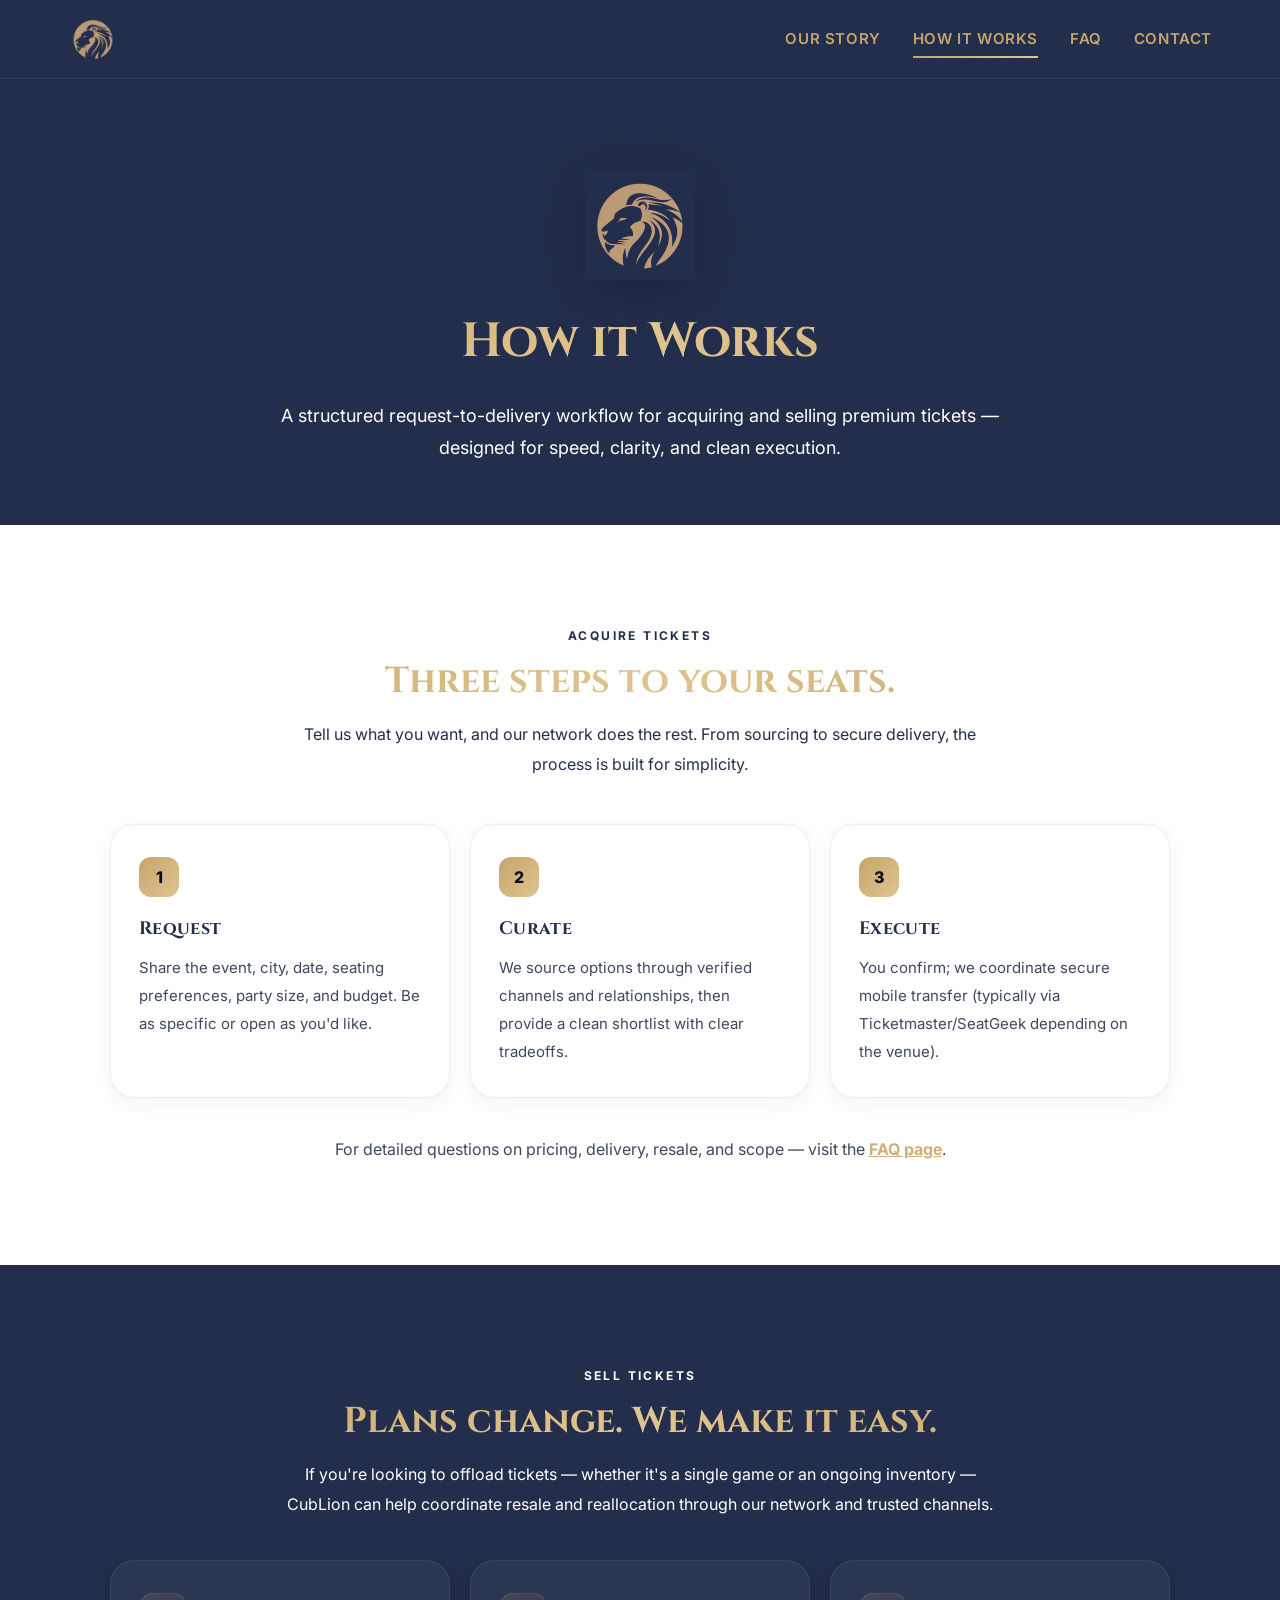
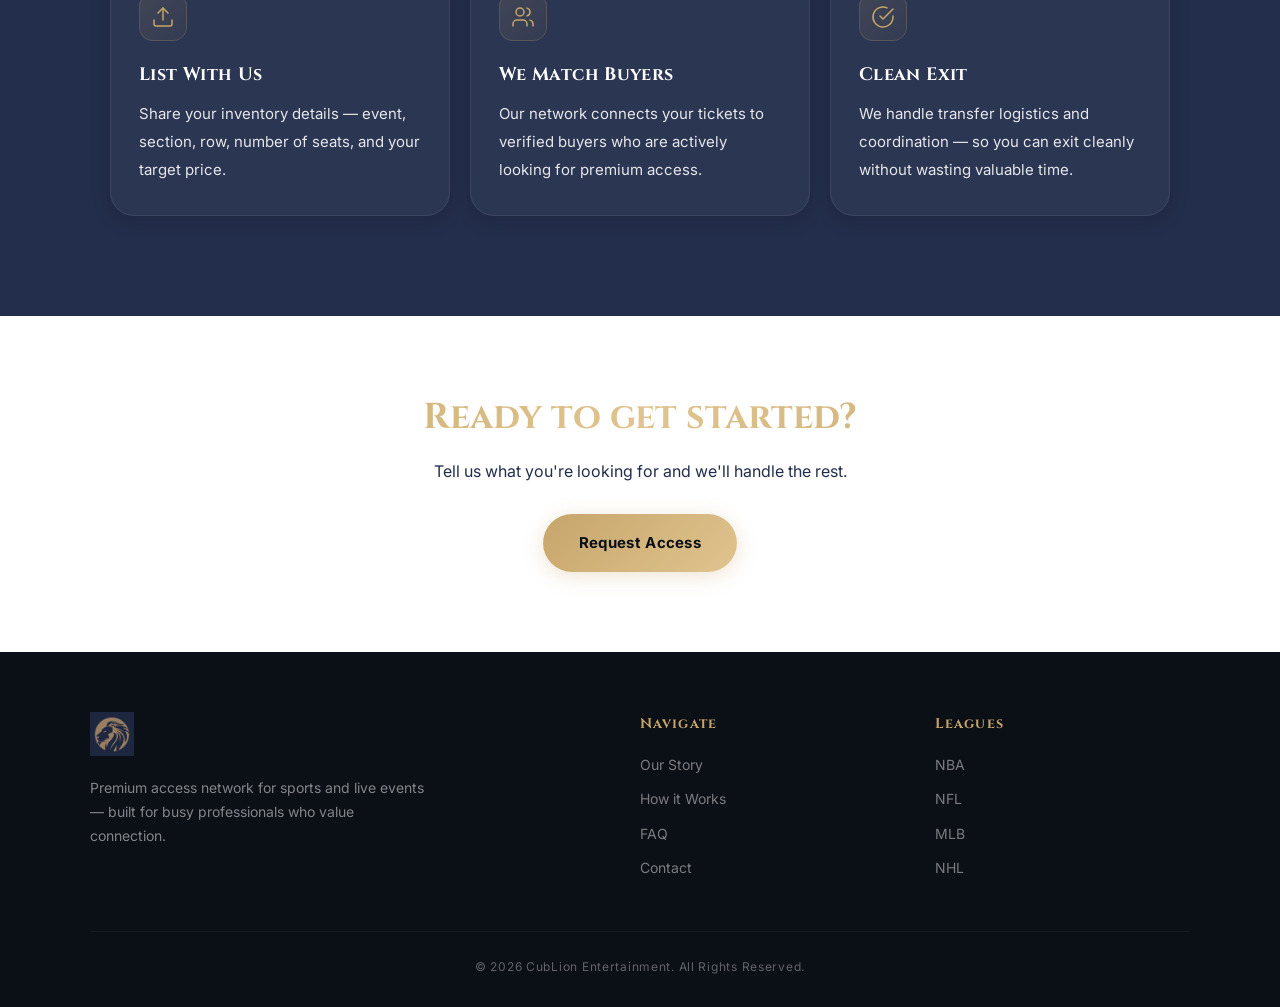
<file: how-it-works.html>
<!DOCTYPE html>
<html lang="en">
<head>
<meta charset="UTF-8" />
<meta name="viewport" content="width=device-width, initial-scale=1.0" />
<title>How it Works | CubLion Entertainment</title>
<meta name="description" content="A structured request-to-delivery workflow for acquiring and selling premium tickets — designed for speed, clarity, and clean execution.">
<meta property="og:title" content="How it Works — CubLion Entertainment">
<meta property="og:description" content="Submit a request, get curated options, confirm. Our network handles sourcing, allocation, and delivery.">
<meta property="og:type" content="website">
<meta property="og:url" content="https://cublionlive.com/how-it-works.html">

<link rel="preconnect" href="https://fonts.googleapis.com">
<link rel="preconnect" href="https://fonts.gstatic.com" crossorigin>
<link href="https://fonts.googleapis.com/css2?family=Cinzel:wght@400;600;700&family=Inter:wght@300;400;600;700&display=swap" rel="stylesheet">
<link rel="stylesheet" href="styles.css">
</head>

<body>

<a href="#main" class="skip-nav">Skip to content</a>

<nav>
  <div class="nav-backdrop">
    <div class="nav-inner">
      <a href="index.html" aria-label="CubLion Home">
        <img src="lion.png" class="nav-insignia" alt="CubLion">
      </a>
      <div class="nav-links" role="navigation" aria-label="Main navigation">
        <a href="our-story.html">Our Story</a>
        <a href="how-it-works.html" class="active">How it Works</a>
        <a href="faq.html">FAQ</a>
        <a href="contact.html">Contact</a>
      </div>
      <button class="hamburger" aria-label="Toggle menu" aria-expanded="false">
        <span></span><span></span><span></span>
      </button>
    </div>
  </div>
</nav>

<div class="mobile-nav" role="navigation" aria-label="Mobile navigation">
  <button class="mobile-nav-close" type="button" aria-label="Close menu">&times;</button>
  <a href="our-story.html">Our Story</a>
  <a href="how-it-works.html">How it Works</a>
  <a href="faq.html">FAQ</a>
  <a href="contact.html">Contact</a>
</div>

<!-- PAGE HERO -->
<header class="page-hero" id="main">
  <img src="lion.png" class="center-lion" alt="CubLion">
  <h1 class="gold">How it Works</h1>
  <p class="lede">
    A structured request-to-delivery workflow for acquiring and selling premium tickets — designed for speed, clarity, and clean execution.
  </p>
</header>

<!-- ACQUIRE TICKETS -->
<section class="section section--white">
  <div class="container">
    <div class="kicker reveal">Acquire Tickets</div>
    <h2 class="gold reveal">Three steps to your seats.</h2>
    <p class="section-desc reveal">
      Tell us what you want, and our network does the rest. From sourcing to secure delivery, the process is built for simplicity.
    </p>

    <div class="grid grid-3">
      <div class="card reveal reveal-delay-1">
        <div class="step-num">1</div>
        <h3>Request</h3>
        <p>Share the event, city, date, seating preferences, party size, and budget. Be as specific or open as you'd like.</p>
      </div>
      <div class="card reveal reveal-delay-2">
        <div class="step-num">2</div>
        <h3>Curate</h3>
        <p>We source options through verified channels and relationships, then provide a clean shortlist with clear tradeoffs.</p>
      </div>
      <div class="card reveal reveal-delay-3">
        <div class="step-num">3</div>
        <h3>Execute</h3>
        <p>You confirm; we coordinate secure mobile transfer (typically via Ticketmaster/SeatGeek depending on the venue).</p>
      </div>
    </div>

    <div class="reveal" style="margin-top: 36px;">
      <p class="section-desc">
        For detailed questions on pricing, delivery, resale, and scope — visit the <a href="faq.html" style="color:var(--gold); font-weight:700; text-decoration:underline;">FAQ page</a>.
      </p>
    </div>
  </div>
</section>

<!-- SELL TICKETS -->
<section class="section section--dark">
  <div class="container">
    <div class="kicker reveal">Sell Tickets</div>
    <h2 class="gold reveal">Plans change. We make it easy.</h2>
    <p class="section-desc reveal">
      If you're looking to offload tickets — whether it's a single game or an ongoing inventory — CubLion can help coordinate resale and reallocation
      through our network and trusted channels.
    </p>

    <div class="grid grid-3" style="margin-top: 40px;">
      <div class="card reveal reveal-delay-1">
        <div class="card-icon">
          <svg width="24" height="24" viewBox="0 0 24 24" fill="none" stroke="currentColor" stroke-width="1.5" stroke-linecap="round" stroke-linejoin="round" style="color:var(--gold)"><path d="M21 15v4a2 2 0 0 1-2 2H5a2 2 0 0 1-2-2v-4"/><polyline points="17 8 12 3 7 8"/><line x1="12" x2="12" y1="3" y2="15"/></svg>
        </div>
        <h3>List With Us</h3>
        <p>Share your inventory details — event, section, row, number of seats, and your target price.</p>
      </div>
      <div class="card reveal reveal-delay-2">
        <div class="card-icon">
          <svg width="24" height="24" viewBox="0 0 24 24" fill="none" stroke="currentColor" stroke-width="1.5" stroke-linecap="round" stroke-linejoin="round" style="color:var(--gold)"><path d="M16 21v-2a4 4 0 0 0-4-4H6a4 4 0 0 0-4 4v2"/><circle cx="9" cy="7" r="4"/><path d="M22 21v-2a4 4 0 0 0-3-3.87"/><path d="M16 3.13a4 4 0 0 1 0 7.75"/></svg>
        </div>
        <h3>We Match Buyers</h3>
        <p>Our network connects your tickets to verified buyers who are actively looking for premium access.</p>
      </div>
      <div class="card reveal reveal-delay-3">
        <div class="card-icon">
          <svg width="24" height="24" viewBox="0 0 24 24" fill="none" stroke="currentColor" stroke-width="1.5" stroke-linecap="round" stroke-linejoin="round" style="color:var(--gold)"><path d="M22 11.08V12a10 10 0 1 1-5.93-9.14"/><polyline points="22 4 12 14.01 9 11.01"/></svg>
        </div>
        <h3>Clean Exit</h3>
        <p>We handle transfer logistics and coordination — so you can exit cleanly without wasting valuable time.</p>
      </div>
    </div>
  </div>
</section>

<!-- CTA SECTION -->
<section class="section section--white" style="padding: 80px 20px;">
  <div class="container" style="text-align: center;">
    <h2 class="gold reveal">Ready to get started?</h2>
    <p class="section-desc reveal">Tell us what you're looking for and we'll handle the rest.</p>
    <div class="reveal" style="margin-top: 28px;">
      <a href="contact.html" class="btn btn-primary">Request Access</a>
    </div>
  </div>
</section>

<footer>
  <div class="footer-inner">
    <div class="footer-brand">
      <img src="lion.png" class="footer-lion" alt="CubLion">
      <p>Premium access network for sports and live events — built for busy professionals who value connection.</p>
    </div>
    <div class="footer-col">
      <h4>Navigate</h4>
      <a href="our-story.html">Our Story</a>
      <a href="how-it-works.html">How it Works</a>
      <a href="faq.html">FAQ</a>
      <a href="contact.html">Contact</a>
    </div>
    <div class="footer-col">
      <h4>Leagues</h4>
      <a href="contact.html">NBA</a>
      <a href="contact.html">NFL</a>
      <a href="contact.html">MLB</a>
      <a href="contact.html">NHL</a>
    </div>
  </div>
  <div class="footer-bottom">&copy; 2026 CubLion Entertainment. All Rights Reserved.</div>
</footer>

<script>
const hamburger = document.querySelector('.hamburger');
const mobileNav = document.querySelector('.mobile-nav');
const mobileNavClose = document.querySelector('.mobile-nav-close');
function openMobileNav() {
  hamburger.classList.add('open');
  mobileNav.classList.add('open');
  hamburger.setAttribute('aria-expanded', 'true');
  document.body.style.overflow = 'hidden';
}
function closeMobileNav() {
  hamburger.classList.remove('open');
  mobileNav.classList.remove('open');
  hamburger.setAttribute('aria-expanded', 'false');
  document.body.style.overflow = '';
}
hamburger.addEventListener('click', () => {
  if (mobileNav.classList.contains('open')) {
    closeMobileNav();
    return;
  }
  openMobileNav();
});
mobileNavClose.addEventListener('click', closeMobileNav);
mobileNav.querySelectorAll('a').forEach(link => {
  link.addEventListener('click', closeMobileNav);
});
document.addEventListener('keydown', (event) => {
  if (event.key === 'Escape' && mobileNav.classList.contains('open')) {
    closeMobileNav();
  }
});

const nav = document.querySelector('nav');
window.addEventListener('scroll', () => {
  nav.classList.toggle('scrolled', window.scrollY > 40);
}, { passive: true });

const reveals = document.querySelectorAll('.reveal');
const observer = new IntersectionObserver((entries) => {
  entries.forEach(entry => {
    if (entry.isIntersecting) {
      entry.target.classList.add('visible');
      observer.unobserve(entry.target);
    }
  });
}, { threshold: 0.15, rootMargin: '0px 0px -40px 0px' });
reveals.forEach(el => observer.observe(el));
</script>

</body>
</html>
</file>
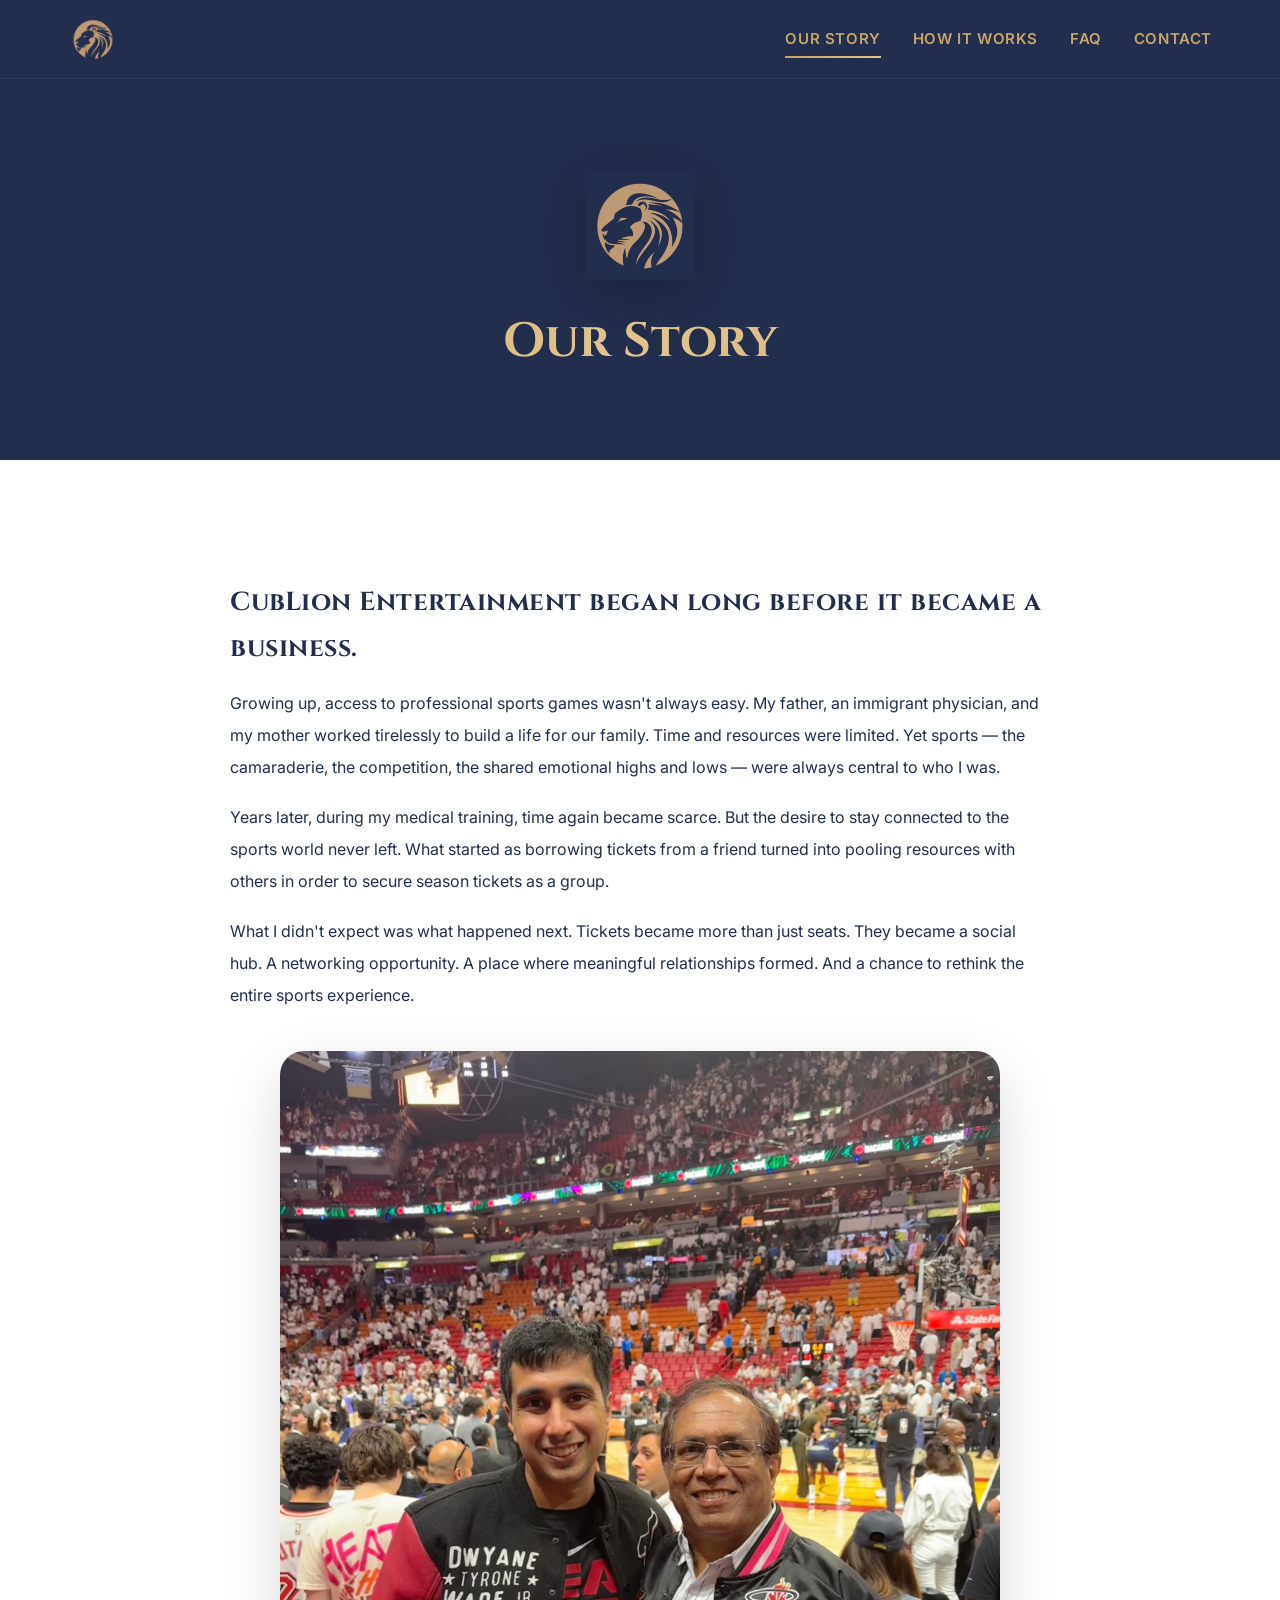
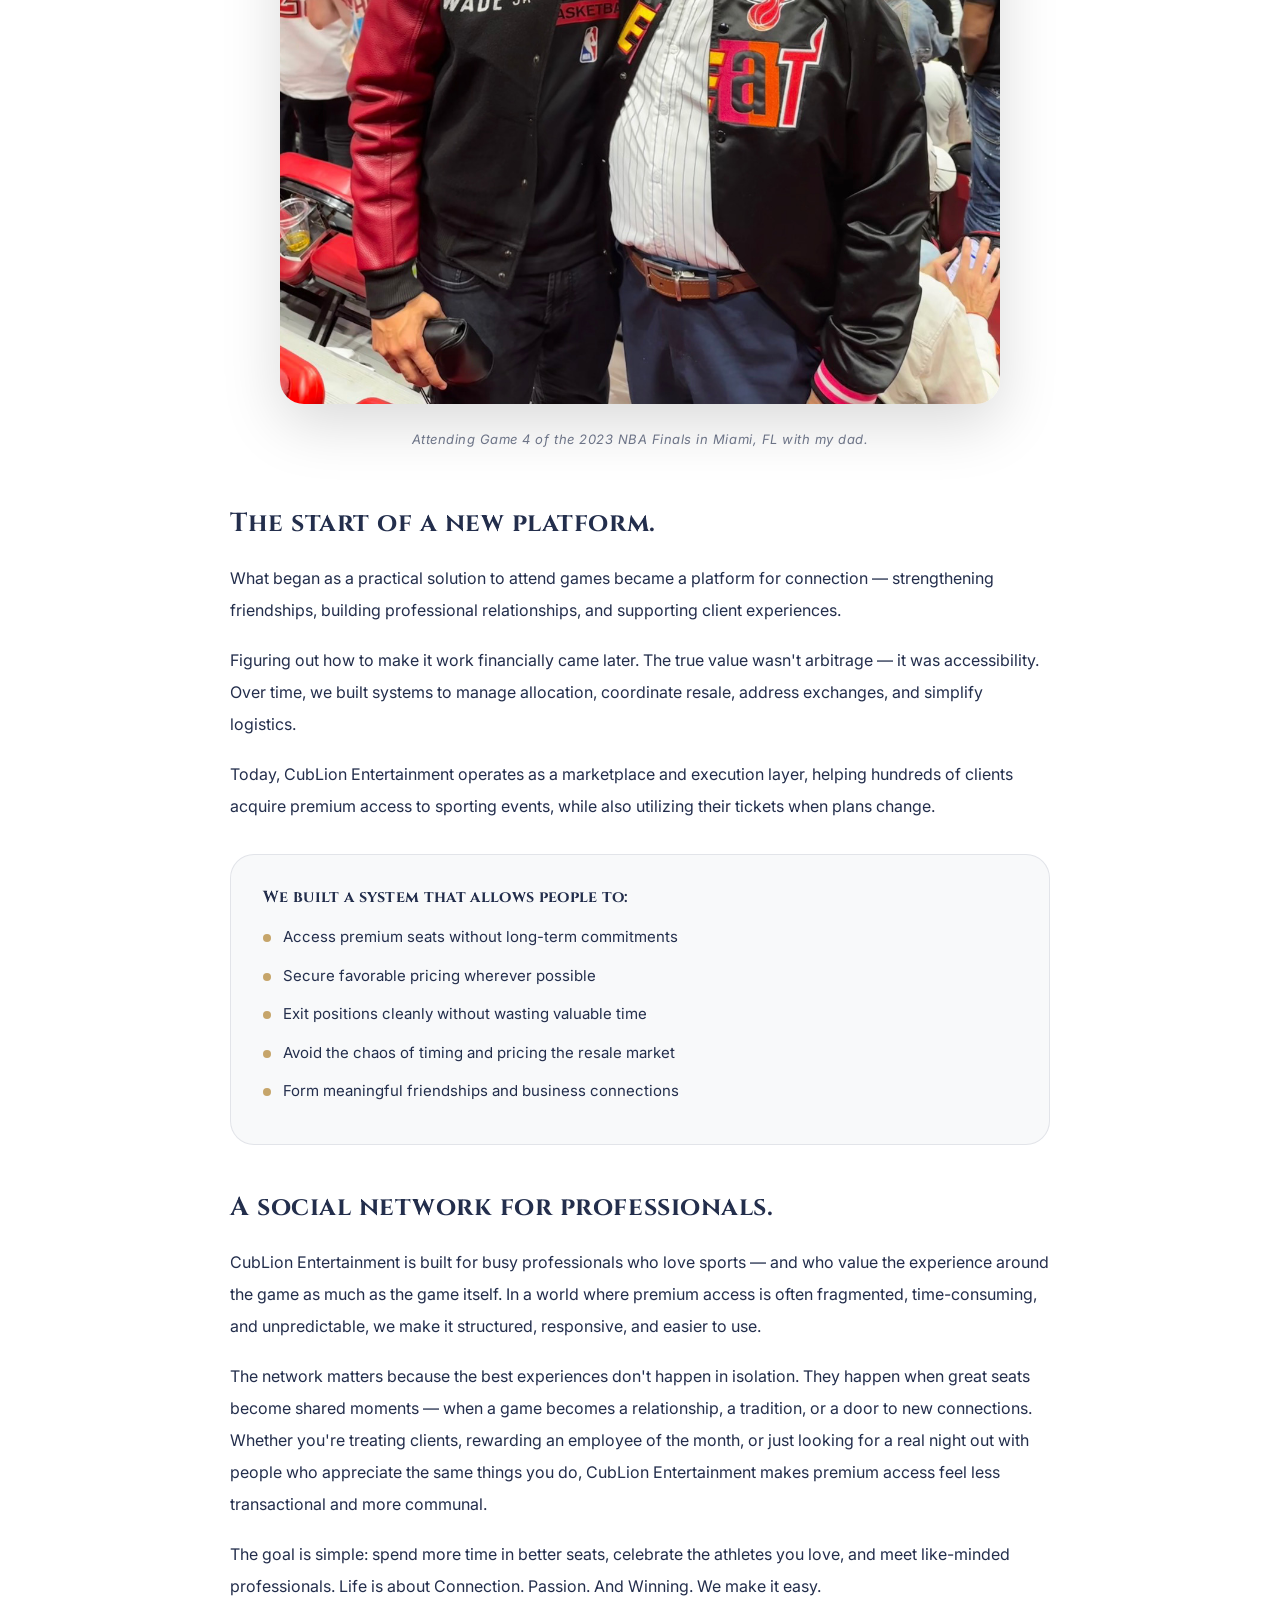
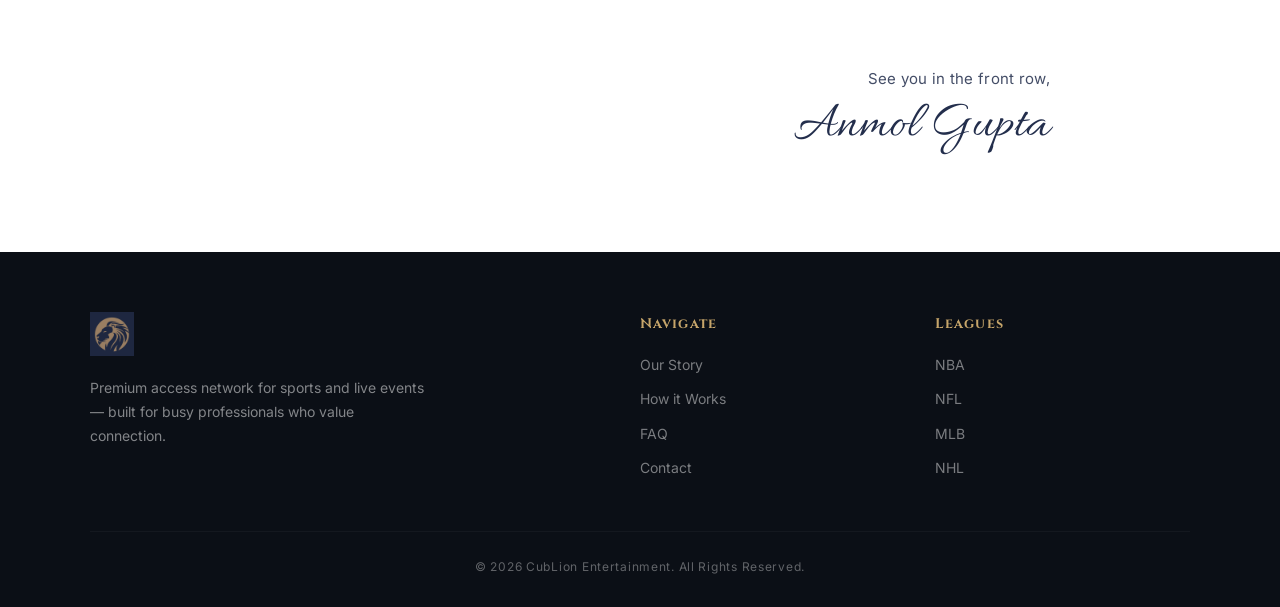
<file: our-story.html>
<!DOCTYPE html>
<html lang="en">
<head>
<meta charset="UTF-8" />
<meta name="viewport" content="width=device-width, initial-scale=1.0" />
<title>Our Story | CubLion Entertainment</title>
<meta name="description" content="How CubLion Entertainment grew from shared season tickets into a premium access network for busy professionals who love sports.">
<meta property="og:title" content="Our Story — CubLion Entertainment">
<meta property="og:description" content="From shared season tickets to a premium access network. The CubLion story.">
<meta property="og:type" content="website">
<meta property="og:url" content="https://cublionlive.com/our-story.html">

<link rel="preconnect" href="https://fonts.googleapis.com">
<link rel="preconnect" href="https://fonts.gstatic.com" crossorigin>
<link href="https://fonts.googleapis.com/css2?family=Cinzel:wght@400;600;700&family=Inter:wght@300;400;600;700&family=Allura&display=swap" rel="stylesheet">
<link rel="stylesheet" href="styles.css">
</head>

<body>

<a href="#main" class="skip-nav">Skip to content</a>

<nav>
  <div class="nav-backdrop">
    <div class="nav-inner">
      <a href="index.html" aria-label="CubLion Home">
        <img src="lion.png" class="nav-insignia" alt="CubLion">
      </a>
      <div class="nav-links" role="navigation" aria-label="Main navigation">
        <a href="our-story.html" class="active">Our Story</a>
        <a href="how-it-works.html">How it Works</a>
        <a href="faq.html">FAQ</a>
        <a href="contact.html">Contact</a>
      </div>
      <button class="hamburger" aria-label="Toggle menu" aria-expanded="false">
        <span></span><span></span><span></span>
      </button>
    </div>
  </div>
</nav>

<div class="mobile-nav" role="navigation" aria-label="Mobile navigation">
  <button class="mobile-nav-close" type="button" aria-label="Close menu">&times;</button>
  <a href="our-story.html">Our Story</a>
  <a href="how-it-works.html">How it Works</a>
  <a href="faq.html">FAQ</a>
  <a href="contact.html">Contact</a>
</div>

<!-- PAGE HERO -->
<header class="page-hero" id="main">
  <img src="lion.png" class="center-lion" alt="CubLion">
  <h1 class="gold">Our Story</h1>
</header>

<!-- CONTENT -->
<main class="content-main">
  <div class="container--narrow">

    <h2 class="reveal">CubLion Entertainment began long before it became a business.</h2>

    <p class="reveal">
      Growing up, access to professional sports games wasn't always easy. My father, an immigrant physician,
      and my mother worked tirelessly to build a life for our family. Time and resources were limited.
      Yet sports — the camaraderie, the competition, the shared emotional highs and lows — were always central to who I was.
    </p>

    <p class="reveal">
      Years later, during my medical training, time again became scarce. But the desire to stay connected to the sports world never left.
      What started as borrowing tickets from a friend turned into pooling resources with others in order to secure season tickets as a group.
    </p>

    <p class="reveal">
      What I didn't expect was what happened next. Tickets became more than just seats.
      They became a social hub. A networking opportunity. A place where meaningful relationships formed.
      And a chance to rethink the entire sports experience.
    </p>

    <div class="photo-section reveal">
      <img src="nba-finals.jpg" alt="Attending Game 4 of the 2023 NBA Finals">
      <div class="photo-caption">
        Attending Game 4 of the 2023 NBA Finals in Miami, FL with my dad.
      </div>
    </div>

    <h2 class="reveal">The start of a new platform.</h2>

    <p class="reveal">
      What began as a practical solution to attend games became a platform for connection —
      strengthening friendships, building professional relationships, and supporting client experiences.
    </p>

    <p class="reveal">
      Figuring out how to make it work financially came later. The true value wasn't arbitrage — it was accessibility.
      Over time, we built systems to manage allocation, coordinate resale, address exchanges, and simplify logistics.
    </p>

    <p class="reveal">
      Today, CubLion Entertainment operates as a marketplace and execution layer, helping hundreds of clients acquire premium access to sporting events,
      while also utilizing their tickets when plans change.
    </p>

    <div class="callout-box reveal">
      <strong>We built a system that allows people to:</strong>
      <ul class="callout-list">
        <li>Access premium seats without long-term commitments</li>
        <li>Secure favorable pricing wherever possible</li>
        <li>Exit positions cleanly without wasting valuable time</li>
        <li>Avoid the chaos of timing and pricing the resale market</li>
        <li>Form meaningful friendships and business connections</li>
      </ul>
    </div>

    <h2 class="reveal">A social network for professionals.</h2>

    <p class="reveal">
      CubLion Entertainment is built for busy professionals who love sports — and who value the experience around the game as much as the game itself.
      In a world where premium access is often fragmented, time-consuming, and unpredictable, we make it structured, responsive, and easier to use.
    </p>

    <p class="reveal">
      The network matters because the best experiences don't happen in isolation. They happen when great seats become shared moments —
      when a game becomes a relationship, a tradition, or a door to new connections. Whether you're treating clients, rewarding an employee of the month,
      or just looking for a real night out with people who appreciate the same things you do, CubLion Entertainment makes premium access feel less transactional
      and more communal.
    </p>

    <p class="reveal">
      The goal is simple: spend more time in better seats, celebrate the athletes you love, and meet like-minded professionals.
      Life is about Connection. Passion. And Winning. We make it easy.
    </p>

    <div class="signature reveal">
      <div class="signature-close">See you in the front row,</div>
      <div class="signature-name">Anmol Gupta</div>
    </div>

  </div>
</main>

<footer>
  <div class="footer-inner">
    <div class="footer-brand">
      <img src="lion.png" class="footer-lion" alt="CubLion">
      <p>Premium access network for sports and live events — built for busy professionals who value connection.</p>
    </div>
    <div class="footer-col">
      <h4>Navigate</h4>
      <a href="our-story.html">Our Story</a>
      <a href="how-it-works.html">How it Works</a>
      <a href="faq.html">FAQ</a>
      <a href="contact.html">Contact</a>
    </div>
    <div class="footer-col">
      <h4>Leagues</h4>
      <a href="contact.html">NBA</a>
      <a href="contact.html">NFL</a>
      <a href="contact.html">MLB</a>
      <a href="contact.html">NHL</a>
    </div>
  </div>
  <div class="footer-bottom">&copy; 2026 CubLion Entertainment. All Rights Reserved.</div>
</footer>

<script>
const hamburger = document.querySelector('.hamburger');
const mobileNav = document.querySelector('.mobile-nav');
const mobileNavClose = document.querySelector('.mobile-nav-close');
function openMobileNav() {
  hamburger.classList.add('open');
  mobileNav.classList.add('open');
  hamburger.setAttribute('aria-expanded', 'true');
  document.body.style.overflow = 'hidden';
}
function closeMobileNav() {
  hamburger.classList.remove('open');
  mobileNav.classList.remove('open');
  hamburger.setAttribute('aria-expanded', 'false');
  document.body.style.overflow = '';
}
hamburger.addEventListener('click', () => {
  if (mobileNav.classList.contains('open')) {
    closeMobileNav();
    return;
  }
  openMobileNav();
});
mobileNavClose.addEventListener('click', closeMobileNav);
mobileNav.querySelectorAll('a').forEach(link => {
  link.addEventListener('click', closeMobileNav);
});
document.addEventListener('keydown', (event) => {
  if (event.key === 'Escape' && mobileNav.classList.contains('open')) {
    closeMobileNav();
  }
});

const nav = document.querySelector('nav');
window.addEventListener('scroll', () => {
  nav.classList.toggle('scrolled', window.scrollY > 40);
}, { passive: true });

const reveals = document.querySelectorAll('.reveal');
const observer = new IntersectionObserver((entries) => {
  entries.forEach(entry => {
    if (entry.isIntersecting) {
      entry.target.classList.add('visible');
      observer.unobserve(entry.target);
    }
  });
}, { threshold: 0.15, rootMargin: '0px 0px -40px 0px' });
reveals.forEach(el => observer.observe(el));
</script>

</body>
</html>
</file>
<file: styles.css>
/* ============================================================
   CubLion Entertainment — Shared Stylesheet
   ============================================================ */

/* ---------- RESET & VARIABLES ---------- */
:root {
  --navy: #232E4C;
  --navy-dark: #1B2440;
  --navy-light: #344264;
  --gold: #C6A56A;
  --gold-light: #E0C48F;
  --gold-dark: #A8884F;
  --black: #0B0F16;
  --white: #FFFFFF;
  --gray-50: #F8F9FA;
  --gray-100: #F1F3F5;
  --gray-200: #E9ECEF;
  --radius: 16px;
  --radius-lg: 24px;
  --ease: cubic-bezier(0.4, 0, 0.2, 1);
  --transition: 0.35s var(--ease);
}

*, *::before, *::after { box-sizing: border-box; }

html {
  scroll-behavior: smooth;
  -webkit-font-smoothing: antialiased;
  -moz-osx-font-smoothing: grayscale;
}

body {
  margin: 0;
  font-family: 'Inter', sans-serif;
  background: var(--navy);
  color: var(--white);
  line-height: 1.75;
  overflow-x: hidden;
}

p, li, h1, h2, h3, h4, a, span, div, label, summary {
  white-space: normal !important;
  overflow: visible !important;
  text-overflow: clip !important;
  overflow-wrap: anywhere;
  word-break: normal;
}

img { max-width: 100%; height: auto; }

a { color: inherit; text-decoration: none; }

/* ---------- SKIP NAV (accessibility) ---------- */
.skip-nav {
  position: absolute;
  top: -100%;
  left: 16px;
  z-index: 9999;
  padding: 12px 24px;
  background: var(--gold);
  color: var(--black);
  font-weight: 700;
  border-radius: 0 0 var(--radius) var(--radius);
  transition: top 0.2s;
}
.skip-nav:focus {
  top: 0;
}

/* ---------- UTILITY ---------- */
.gold {
  background: linear-gradient(135deg, #C6A56A 0%, #E0C48F 50%, #C6A56A 100%);
  -webkit-background-clip: text;
  -webkit-text-fill-color: transparent;
  background-clip: text;
}

.container {
  max-width: 1100px;
  margin: 0 auto;
  padding-left: 20px;
  padding-right: 20px;
}

.container--narrow {
  max-width: 860px;
  margin: 0 auto;
  padding-left: 20px;
  padding-right: 20px;
}

/* ---------- NAV ---------- */
nav {
  position: fixed;
  top: 0;
  left: 0;
  width: 100%;
  z-index: 1000;
  padding: 0;
  transition: background var(--transition), box-shadow var(--transition);
}

nav.scrolled {
  box-shadow: 0 4px 30px rgba(0,0,0,0.2);
}

.nav-backdrop {
  background: var(--navy);
  border-bottom: 1px solid rgba(255,255,255,0.06);
}

.nav-inner {
  max-width: 1200px;
  margin: 0 auto;
  display: flex;
  align-items: center;
  justify-content: space-between;
  padding: 14px 28px;
}

.nav-insignia {
  height: 50px;
  width: auto;
  display: block;
  transition: transform 0.25s var(--ease), filter 0.25s var(--ease);
}
.nav-insignia:hover {
  transform: scale(1.08);
  filter: drop-shadow(0 0 12px rgba(198,165,106,0.35));
}

.nav-links {
  display: flex;
  gap: 32px;
  align-items: center;
}

.nav-links a {
  position: relative;
  color: var(--gold);
  font-weight: 600;
  font-size: 15px;
  letter-spacing: 0.04em;
  text-transform: uppercase;
  padding: 6px 0;
  transition: opacity 0.2s;
}
.nav-links a:hover { opacity: 0.85; }

.nav-links a::after {
  content: "";
  position: absolute;
  left: 0;
  bottom: 0;
  height: 2px;
  width: 100%;
  background: linear-gradient(90deg, var(--gold), var(--gold-light));
  transform: scaleX(0);
  transform-origin: left;
  transition: transform 0.25s var(--ease);
}
.nav-links a:hover::after,
.nav-links a.active::after {
  transform: scaleX(1);
}

/* Hamburger */
.hamburger {
  display: none;
  flex-direction: column;
  gap: 5px;
  cursor: pointer;
  padding: 8px;
  background: none;
  border: none;
  z-index: 1002;
}
.hamburger span {
  display: block;
  width: 26px;
  height: 2px;
  background: var(--gold);
  border-radius: 2px;
  transition: transform 0.3s var(--ease), opacity 0.2s;
}
.hamburger.open span:nth-child(1) {
  transform: rotate(45deg) translate(5px, 5px);
}
.hamburger.open span:nth-child(2) {
  opacity: 0;
}
.hamburger.open span:nth-child(3) {
  transform: rotate(-45deg) translate(5px, -5px);
}

/* Mobile nav overlay */
.mobile-nav {
  display: none;
  position: fixed;
  top: 0;
  left: 0;
  width: 100%;
  height: 100dvh;
  background: rgba(11, 15, 22, 0.97);
  backdrop-filter: blur(30px);
  z-index: 1001;
  flex-direction: column;
  align-items: center;
  justify-content: center;
  gap: 36px;
  opacity: 0;
  transition: opacity 0.35s var(--ease);
}
.mobile-nav.open {
  display: flex;
  opacity: 1;
}
.mobile-nav-close {
  position: absolute;
  top: 22px;
  right: 22px;
  width: 52px;
  height: 52px;
  display: inline-flex;
  align-items: center;
  justify-content: center;
  border: 1px solid rgba(198,165,106,0.28);
  border-radius: 999px;
  background: rgba(255,255,255,0.04);
  color: var(--gold);
  font-size: 32px;
  line-height: 1;
  cursor: pointer;
  transition: background 0.2s var(--ease), border-color 0.2s var(--ease), transform 0.2s var(--ease);
}
.mobile-nav-close:hover {
  background: rgba(255,255,255,0.08);
  border-color: rgba(198,165,106,0.48);
  transform: scale(1.04);
}
.mobile-nav-close:focus-visible {
  outline: 2px solid rgba(198,165,106,0.65);
  outline-offset: 3px;
}
.mobile-nav a {
  color: var(--gold);
  font-size: 28px;
  font-weight: 600;
  letter-spacing: 0.06em;
  text-transform: uppercase;
  font-family: 'Cinzel', serif;
  transition: opacity 0.2s;
}
.mobile-nav a:hover { opacity: 0.8; }

/* ---------- HERO (index) ---------- */
.hero {
  text-align: center;
  padding: 180px 20px 100px;
  position: relative;
  overflow: hidden;
}

.hero::before {
  content: none;
}

.hero-logo {
  width: 800px;
  max-width: 88vw;
  height: auto;
  margin: 0 auto 40px;
  display: block;
  animation: fadeSlideUp 1s var(--ease) both;
}

.hero h1 {
  font-family: 'Cinzel', serif;
  font-size: 36px;
  margin: 0 0 20px;
  line-height: 1.25;
  letter-spacing: 0.02em;
  animation: fadeSlideUp 1s 0.15s var(--ease) both;
}

.hero .subhead {
  max-width: 780px;
  margin: 0 auto;
  font-size: 17px;
  line-height: 1.9;
  opacity: 0.9;
  animation: fadeSlideUp 1s 0.3s var(--ease) both;
}

.hero .cta-row {
  margin-top: 36px;
  display: flex;
  gap: 16px;
  justify-content: center;
  flex-wrap: wrap;
  animation: fadeSlideUp 1s 0.45s var(--ease) both;
}

/* ---------- PAGE HERO (subpages) ---------- */
.page-hero {
  text-align: center;
  padding: 170px 20px 60px;
  position: relative;
}

.page-hero::before {
  content: none;
}

.page-hero .center-lion {
  height: 110px;
  width: auto;
  margin: 0 auto 20px;
  display: block;
  filter: drop-shadow(0 10px 30px rgba(0,0,0,0.25));
  animation: fadeSlideUp 0.8s var(--ease) both;
}

.page-hero h1 {
  font-family: 'Cinzel', serif;
  font-size: 48px;
  margin: 0 0 16px;
  animation: fadeSlideUp 0.8s 0.12s var(--ease) both;
}

.page-hero .lede {
  max-width: 720px;
  margin: 0 auto;
  font-size: 18px;
  opacity: 0.9;
  line-height: 1.8;
  animation: fadeSlideUp 0.8s 0.24s var(--ease) both;
}

/* ---------- BUTTONS ---------- */
.btn {
  display: inline-flex;
  align-items: center;
  gap: 8px;
  padding: 16px 36px;
  border: none;
  border-radius: 999px;
  font-weight: 700;
  cursor: pointer;
  font-size: 15px;
  font-family: 'Inter', sans-serif;
  letter-spacing: 0.02em;
  transition: transform 0.2s var(--ease), box-shadow 0.3s var(--ease), opacity 0.2s;
}

.btn-primary {
  background: linear-gradient(135deg, var(--gold), var(--gold-light));
  color: var(--black);
  box-shadow: 0 4px 20px rgba(198,165,106,0.3);
}
.btn-primary:hover {
  transform: translateY(-2px);
  box-shadow: 0 8px 30px rgba(198,165,106,0.4);
}
.btn-primary:active {
  transform: translateY(0);
}

.btn-ghost {
  background: transparent;
  color: var(--gold);
  border: 1.5px solid rgba(198,165,106,0.4);
  box-shadow: 0 0 0 0 rgba(198,165,106,0);
}
.btn-ghost:hover {
  background: rgba(198,165,106,0.08);
  border-color: rgba(198,165,106,0.6);
  transform: translateY(-2px);
  box-shadow: 0 6px 20px rgba(198,165,106,0.15);
}

/* ---------- SECTIONS ---------- */
.section {
  padding: 100px 20px;
  text-align: center;
}

.section--white {
  background: var(--white);
  color: var(--navy);
}

.section--gray {
  background: var(--gray-50);
  color: var(--navy);
}

.section--dark {
  background: var(--navy);
  color: var(--white);
}

.section--darker {
  background: var(--navy-dark);
  color: var(--white);
}

.kicker {
  letter-spacing: 0.2em;
  text-transform: uppercase;
  font-size: 12px;
  font-weight: 700;
  opacity: 0.7;
  margin-bottom: 14px;
  font-family: 'Inter', sans-serif;
}

.section h2 {
  font-family: 'Cinzel', serif;
  font-size: 36px;
  margin: 0 0 8px;
  line-height: 1.2;
}

.section .section-desc {
  max-width: 720px;
  margin: 16px auto 0;
  font-size: 16px;
  line-height: 1.9;
  opacity: 0.88;
}

/* ---------- CARDS ---------- */
.grid {
  display: grid;
  gap: 20px;
  margin-top: 44px;
  text-align: left;
}

.grid-3 { grid-template-columns: 1fr; }
.grid-2 { grid-template-columns: 1fr; }

@media (min-width: 768px) {
  .grid-2 { grid-template-columns: repeat(2, 1fr); }
  .grid-3 { grid-template-columns: repeat(3, 1fr); }
}

.card {
  border-radius: var(--radius-lg);
  padding: 32px 28px;
  transition: transform var(--transition), box-shadow var(--transition);
  position: relative;
}

.card:hover {
  transform: translateY(-6px);
}

/* Light cards */
.section--white .card,
.section--gray .card {
  background: var(--white);
  border: 1px solid rgba(35,46,76,0.08);
  box-shadow: 0 4px 20px rgba(35,46,76,0.06);
}
.section--white .card:hover,
.section--gray .card:hover {
  box-shadow: 0 16px 40px rgba(35,46,76,0.12);
}

/* Dark cards */
.section--dark .card,
.section--darker .card {
  background: rgba(255,255,255,0.04);
  border: 1px solid rgba(255,255,255,0.08);
  box-shadow: 0 4px 20px rgba(0,0,0,0.15);
}
.section--dark .card:hover,
.section--darker .card:hover {
  background: rgba(255,255,255,0.07);
  box-shadow: 0 16px 40px rgba(0,0,0,0.25);
}

.card-icon {
  width: 48px;
  height: 48px;
  border-radius: 14px;
  display: flex;
  align-items: center;
  justify-content: center;
  margin-bottom: 18px;
  font-size: 22px;
  background: linear-gradient(135deg, rgba(198,165,106,0.15), rgba(198,165,106,0.05));
  border: 1px solid rgba(198,165,106,0.2);
}

.section--white .card-icon,
.section--gray .card-icon {
  background: linear-gradient(135deg, rgba(35,46,76,0.06), rgba(35,46,76,0.02));
  border-color: rgba(35,46,76,0.1);
}

.card h3 {
  font-family: 'Cinzel', serif;
  font-size: 18px;
  margin: 0 0 10px;
  letter-spacing: 0.02em;
}

.card p {
  margin: 0;
  font-size: 15px;
  line-height: 1.85;
  opacity: 0.88;
}

/* ---------- STATS ---------- */
.stats-row {
  display: grid;
  grid-template-columns: repeat(2, 1fr);
  gap: 24px;
  margin-top: 48px;
}

@media (min-width: 768px) {
  .stats-row { grid-template-columns: repeat(4, 1fr); }
}

.stat {
  text-align: center;
}

.stat-number {
  font-family: 'Cinzel', serif;
  font-size: 42px;
  font-weight: 700;
  line-height: 1;
  margin-bottom: 8px;
}

.stat-label {
  font-size: 13px;
  text-transform: uppercase;
  letter-spacing: 0.12em;
  opacity: 0.7;
  font-weight: 600;
}

/* ---------- STEP CARDS ---------- */
.step-num {
  display: inline-flex;
  align-items: center;
  justify-content: center;
  width: 40px;
  height: 40px;
  border-radius: 12px;
  background: linear-gradient(135deg, var(--gold), var(--gold-light));
  color: var(--black);
  font-weight: 800;
  font-size: 16px;
  margin-bottom: 16px;
}

/* ---------- FAQ ACCORDION ---------- */
.faq-list {
  text-align: left;
  margin-top: 40px;
  max-width: 820px;
  margin-left: auto;
  margin-right: auto;
}

details {
  background: rgba(255,255,255,0.05);
  border: 1px solid rgba(255,255,255,0.08);
  border-radius: var(--radius);
  padding: 20px 24px;
  margin-bottom: 12px;
  transition: background 0.3s var(--ease), border-color 0.3s var(--ease);
}

details[open] {
  background: rgba(255,255,255,0.08);
  border-color: rgba(198,165,106,0.25);
}

summary {
  cursor: pointer;
  font-weight: 700;
  font-size: 16px;
  list-style: none;
  display: flex;
  align-items: center;
  justify-content: space-between;
  gap: 16px;
  transition: color 0.2s;
}
summary::-webkit-details-marker { display: none; }

summary::after {
  content: "+";
  font-size: 22px;
  font-weight: 300;
  color: var(--gold);
  flex-shrink: 0;
  transition: transform 0.3s var(--ease);
}

details[open] summary::after {
  transform: rotate(45deg);
}

details p {
  margin: 14px 0 0;
  opacity: 0.88;
  line-height: 1.85;
  font-size: 15px;
}

/* ---------- FORMS ---------- */
.form-wrap {
  max-width: 600px;
  margin: 36px auto 0;
  text-align: left;
}

.form-group {
  margin-bottom: 20px;
}

.form-group label {
  display: block;
  font-weight: 600;
  font-size: 13px;
  letter-spacing: 0.04em;
  text-transform: uppercase;
  opacity: 0.85;
  margin-bottom: 8px;
}

.field {
  width: 100%;
  padding: 14px 16px;
  border: 1.5px solid rgba(255,255,255,0.12);
  border-radius: 12px;
  outline: none;
  font-family: 'Inter', sans-serif;
  font-size: 16px;
  background: rgba(255,255,255,0.06);
  color: var(--white);
  transition: border-color 0.25s var(--ease), background 0.25s var(--ease), box-shadow 0.25s var(--ease);
}

.field::placeholder {
  color: rgba(255,255,255,0.35);
}

.field:focus {
  border-color: var(--gold);
  background: rgba(255,255,255,0.08);
  box-shadow: 0 0 0 3px rgba(198,165,106,0.15);
}

textarea.field {
  resize: vertical;
  min-height: 120px;
}

.form-note {
  font-size: 12px;
  opacity: 0.6;
  margin-top: 14px;
  line-height: 1.6;
}

/* ---------- FOOTER ---------- */
footer {
  background: var(--black);
  color: rgba(255,255,255,0.7);
  padding: 60px 20px 30px;
}

.footer-inner {
  max-width: 1100px;
  margin: 0 auto;
  display: grid;
  grid-template-columns: 1fr;
  gap: 40px;
}

@media (min-width: 768px) {
  .footer-inner { grid-template-columns: 2fr 1fr 1fr; }
}

.footer-brand p {
  max-width: 340px;
  font-size: 14px;
  line-height: 1.7;
  margin: 12px 0 0;
  opacity: 0.7;
}

.footer-brand .footer-lion {
  height: 44px;
  width: auto;
  opacity: 0.8;
}

.footer-col h4 {
  font-family: 'Cinzel', serif;
  font-size: 14px;
  letter-spacing: 0.08em;
  margin: 0 0 16px;
  color: var(--gold);
}

.footer-col a {
  display: block;
  font-size: 14px;
  margin-bottom: 10px;
  opacity: 0.65;
  transition: opacity 0.2s, color 0.2s;
}
.footer-col a:hover {
  opacity: 1;
  color: var(--gold);
}

.footer-bottom {
  max-width: 1100px;
  margin: 40px auto 0;
  padding-top: 24px;
  border-top: 1px solid rgba(255,255,255,0.08);
  text-align: center;
  font-size: 12px;
  letter-spacing: 0.06em;
  opacity: 0.5;
  font-family: 'Inter', sans-serif;
}

/* ---------- CONTENT PAGES (our-story) ---------- */
.content-main {
  background: var(--white);
  color: var(--navy);
  padding: 80px 20px 100px;
}

.content-main h2 {
  font-family: 'Cinzel', serif;
  font-size: 26px;
  margin: 40px 0 16px;
  letter-spacing: 0.02em;
}

.content-main p {
  font-size: 16px;
  line-height: 2;
  margin: 0 0 18px;
  color: var(--navy);
  opacity: 0.92;
}

.photo-section {
  margin: 40px 0 50px;
  text-align: center;
}

.photo-section img {
  width: 100%;
  max-width: 720px;
  border-radius: var(--radius-lg);
  box-shadow: 0 20px 60px rgba(0,0,0,0.15);
}

.photo-caption {
  margin-top: 16px;
  font-size: 13px;
  letter-spacing: 0.04em;
  opacity: 0.65;
  font-style: italic;
}

.callout-box {
  border: 1px solid rgba(35,46,76,0.1);
  border-radius: var(--radius-lg);
  padding: 28px 32px;
  background: var(--gray-50);
  margin: 32px 0 16px;
}

.callout-box strong {
  display: block;
  margin-bottom: 12px;
  font-family: 'Cinzel', serif;
  font-size: 16px;
  letter-spacing: 0.02em;
}

.callout-list {
  margin: 0;
  padding: 0;
  list-style: none;
}

.callout-list li {
  margin: 10px 0;
  padding-left: 20px;
  position: relative;
  line-height: 1.9;
  font-size: 15px;
}

.callout-list li::before {
  content: "";
  position: absolute;
  left: 0;
  top: 11px;
  width: 8px;
  height: 8px;
  border-radius: 50%;
  background: var(--gold);
}

.signature {
  margin-top: 64px;
  text-align: right;
}

.signature-close {
  font-size: 15px;
  opacity: 0.85;
  letter-spacing: 0.02em;
  margin-bottom: 8px;
}

.signature-name {
  font-family: 'Allura', cursive;
  font-size: 52px;
  color: var(--navy);
  line-height: 1;
}

/* ---------- SCROLL ANIMATIONS ---------- */
.reveal {
  opacity: 0;
  transform: translateY(30px);
  transition: opacity 0.7s var(--ease), transform 0.7s var(--ease);
}

.reveal.visible {
  opacity: 1;
  transform: translateY(0);
}

.reveal-delay-1 { transition-delay: 0.1s; }
.reveal-delay-2 { transition-delay: 0.2s; }
.reveal-delay-3 { transition-delay: 0.3s; }

@keyframes fadeSlideUp {
  from {
    opacity: 0;
    transform: translateY(28px);
  }
  to {
    opacity: 1;
    transform: translateY(0);
  }
}

@keyframes fadeIn {
  from { opacity: 0; }
  to { opacity: 1; }
}

/* ---------- RESPONSIVE ---------- */
@media (max-width: 900px) {
  .nav-links { display: none; }
  .hamburger { display: flex; }

  .hero { padding: 160px 16px 70px; }
  .hero h1 { font-size: 28px; }
  .hero .subhead { font-size: 15px; }
  .hero-logo { width: 600px; }

  .page-hero { padding: 150px 16px 50px; }
  .page-hero h1 { font-size: 36px; }

  .section { padding: 70px 16px; }
  .section h2 { font-size: 28px; }

  .stat-number { font-size: 32px; }

  .content-main { padding: 50px 16px 70px; }
}

@media (max-width: 480px) {
  .hero h1 { font-size: 24px; }
  .hero-logo { width: 90vw; }
  .page-hero h1 { font-size: 30px; }
  .section h2 { font-size: 24px; }
  .stats-row { gap: 16px; }
  .stat-number { font-size: 28px; }
  .btn { padding: 14px 28px; font-size: 14px; }
}
</file>
